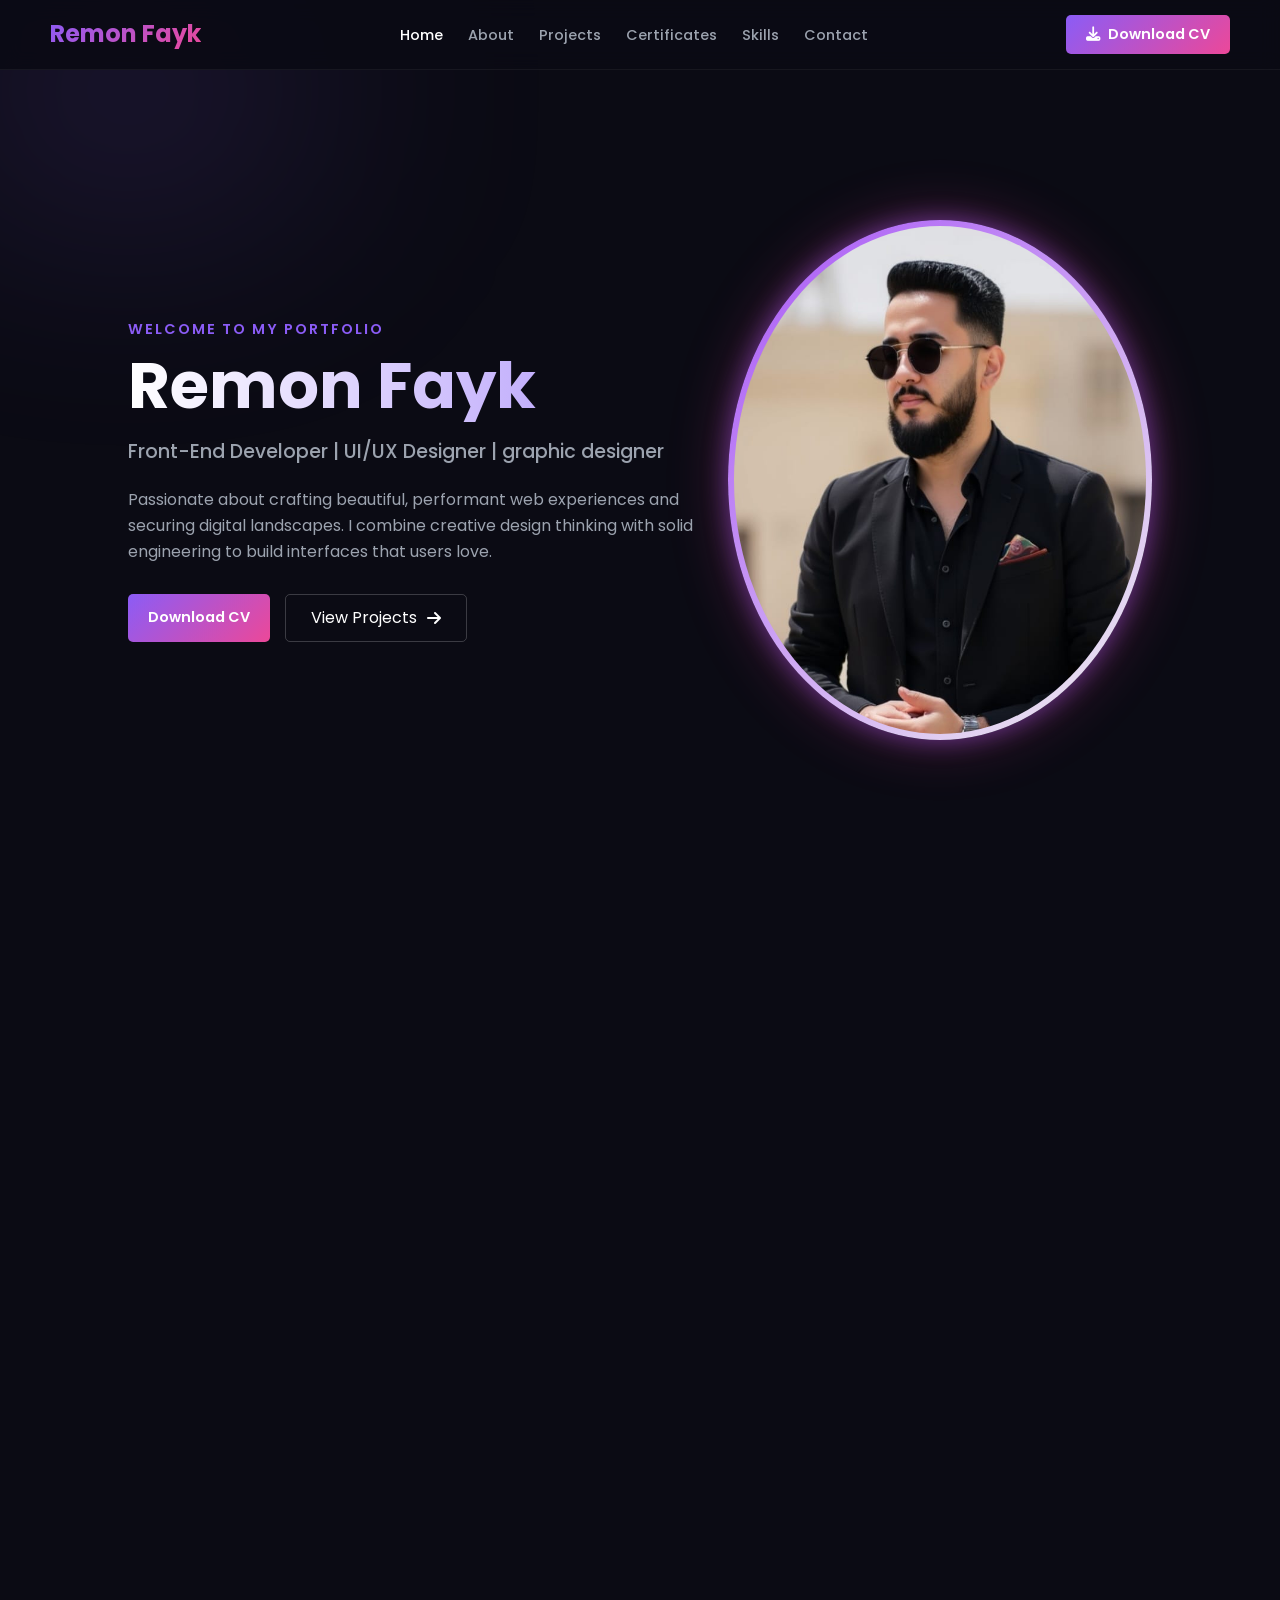
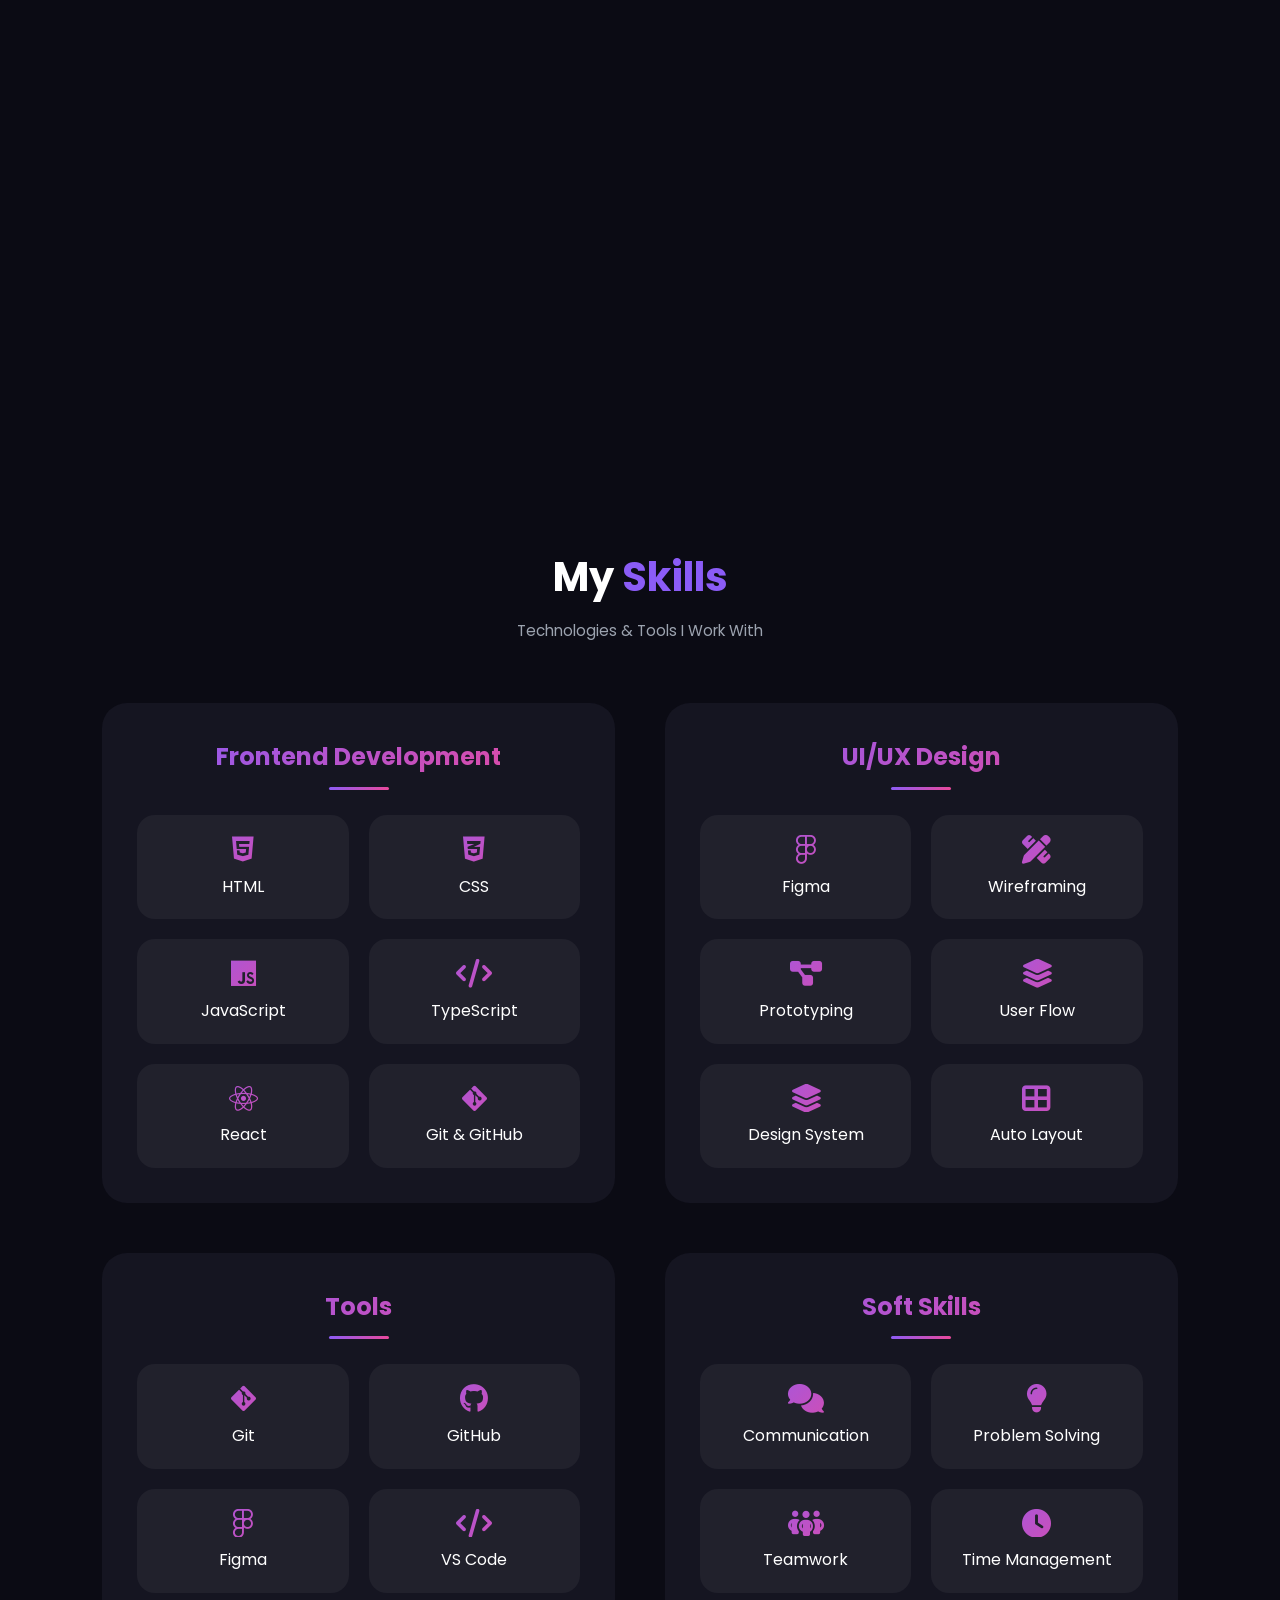
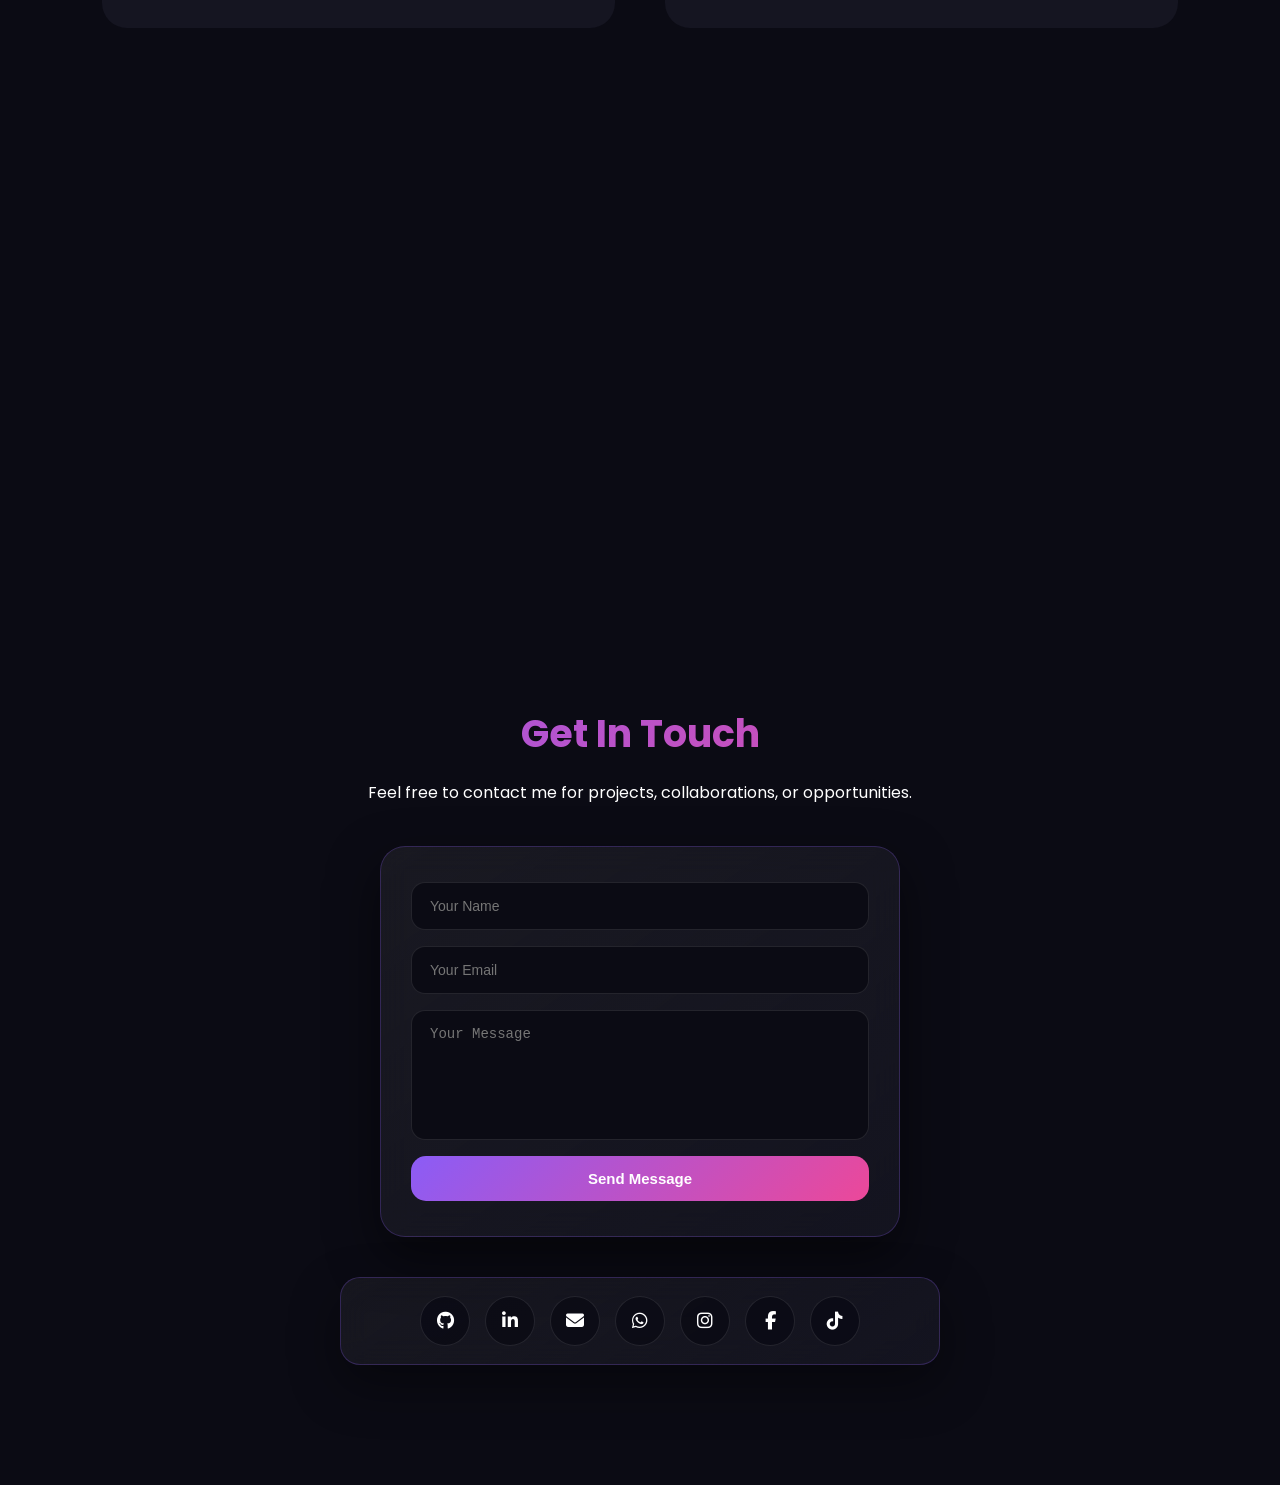
<file: index.html>
<!DOCTYPE html>
<html lang="en">
<head>
    <meta charset="UTF-8">
    <meta name="viewport" content="width=device-width, initial-scale=1.0">
    <title>Eng.Remon Fayk</title>
    <link rel="stylesheet" href="style.css">
    <link href="https://fonts.googleapis.com/css2?family=Poppins:wght@300;400;600;700&display=swap" rel="stylesheet">
    <link rel="stylesheet" href="https://cdnjs.cloudflare.com/ajax/libs/font-awesome/6.4.0/css/all.min.css">
    <link rel="stylesheet" href="https://cdnjs.cloudflare.com/ajax/libs/font-awesome/6.5.0/css/all.min.css">

</head>
<body>

    <header>
        <a href="index.html" class="logo">Remon Fayk</a>

        <nav>
         <ul>
    <li><a href="#home" class="active">Home</a></li>
    <li><a href="#about">About</a></li>
    <li><a href="#projects">Projects</a></li>
    <li><a href="#certificates">Certificates</a></li> 
    <li><a href="#skills">Skills</a></li>
    <li><a href="#contact">Contact</a></li>
</ul>
        </nav>
        <a href="img/cv.pdf" class="btn-cv"><i class="fas fa-download"></i> Download CV</a>
        <div class="hamburger">
            <i class="fas fa-bars"></i>
        </div>
    </header>



    <section id="home" class="hero">
        <div class="hero-content">
            <div class="hero-subtitle">WELCOME TO MY PORTFOLIO</div>
            <h1>Remon Fayk</h1>
            <div class="hero-roles">Front-End Developer | UI/UX Designer | graphic designer </div>
            <p class="hero-desc">Passionate about crafting beautiful, performant web experiences and securing digital landscapes. I combine creative design thinking with solid engineering to build interfaces that users love.</p>
            <div class="hero-buttons">
                <a href="img/cv.pdf" class="btn-cv">Download CV</a>
                <a href="#projects" class="btn-outline">View Projects <i class="fas fa-arrow-right"></i></a>
            </div>
        </div>
        <div class="hero-graphic">
  <img src="img/1.jpeg" alt="Remon Fayk">
</div>

    </section>

    <section id="about" class="container reveal">
        <div class="section-title">
            <h2>About <span>Me</span></h2>
                        <div class="about-stats">
                <div class="stats-row">
                    <div class="stat-box">
                        <h3>4+</h3>
                        <p>Years Learning</p>
                    </div>
                    <div class="stat-box">
                        <h3>30+</h3>
                        <p>Certificates</p>
                    </div>
                    <div class="stat-box">
                        <h3>15+</h3>
                        <p>Projects Completed</p>
                    </div>
                </div>
            </div>
        </div>
        <div class="about-grid">
            <div class="about-text">
                <p class="about-desc">
                    I'm a dedicated Front-End Developer with a strong foundation in web technologies and cybersecurity. My journey began with curiosity about how websites work, and evolved into a passion for creating secure, accessible, and visually stunning digital experiences.
                </p>
<div class="timeline-container">
    <div class="timeline">
        <div class="timeline-item">
            <span class="year">2020</span>
            <h4>Started Learning HTML, CSS & JavaScript</h4>
        </div>
        <div class="timeline-item">
            <span class="year">2022</span>
            <h4>Dove into Cybersecurity & Networking (CCNA)</h4>
        </div>
        <div class="timeline-item">
            <span class="year">2023</span>
            <h4>Mastered React, TypeScript & Modern JS</h4>
        </div>
        <div class="timeline-item">
            <span class="year">2024</span>
            <h4>Freelancing, UI/UX Design & Professional Programs</h4>
        </div>
        <div class="timeline-item">
            <span class="year">2025</span>
            <h4>Graduation Project: SigGuard (AI & Computer Vision)</h4>
        </div>
        <div class="timeline-item">
            <span class="year">2026</span>
            <h4>Graduated from EELU – Computer & Information Science</h4>
        </div>
    </div>
</div>
            </div>

        </div>
    </section>

    <section id="projects" class="container reveal">
        <div class="section-title">
            <h2>My <span>Projects</span></h2>
            <p class="section-subtitle">A collection of projects showcasing my skills in front-end development, design, and problem-solving.</p>
        </div>
        <div class="projects-grid">
            <div class="project-card">
                <div class="project-img"> <img src="img/prot.png" alt="Project Image"></div>
                <div class="project-content">
                    <h3>Portfolio Website</h3>
                    <p>A modern, responsive portfolio website built with React and Tailwind CSS featuring slick glassmorphism design.</p>
                    <div class="project-tags">
                        <span class="tag">Html5</span>
                        <span class="tag">CSS3</span>
                        <span class="tag">JS</span>
                    </div>
                    <div class="project-links">
                        <a href="https://faykremon7-tech.github.io/Portfolio/" class="btn-sm btn-live"><i class="fas fa-external-link-alt"></i> Live Demo</a>
                        <a href="https://github.com/faykremon7-tech/Portfolio" class="btn-sm btn-github"><i class="fab fa-github"></i> GitHub</a>
                    </div>
                </div>
            </div>
            <div class="project-card">
                <div class="project-img"> <img src="img/sig.png" alt="Project Image"></div>
                <div class="project-content">
                    <h3>SigGuard</h3>
                    <p>An AI-powered signature forgery detection system that verifies handwritten signatures using deep learning, feature extraction, and similarity matching to detect genuine and forged signatures with high accuracy..</p>
                    <div class="project-tags">
                        <span class="tag">React</span>
                        <span class="tag">Javascript</span>
                        <span class="tag">CSS3</span>
                    </div>
                    <div class="project-links">
                        <a href="#" class="btn-sm btn-live"><i class="fas fa-external-link-alt"></i> Live Demo</a>
                        <a href="#" class="btn-sm btn-github"><i class="fab fa-github"></i> GitHub</a>
                    </div>
                </div>
            </div>
            <div class="project-card">
                <div class="project-img"> <img src="img/Staff.png" alt="Project Image"></div>
                <div class="project-content">
                    <h3>Staffzone</h3>
                    <p>A hotel staff management system that simplifies employee scheduling, attendance tracking, task assignment, and workforce management through a modern and intuitive interface.</p>
                    <div class="project-tags">
                        <span class="tag">HTML</span>
                        <span class="tag">CSS</span>
                        <span class="tag">JavaScript</span>
                    </div>
                    <div class="project-links">
                        <a href="https://tech-tronic.github.io/StaffZoneFE/" class="btn-sm btn-live"><i class="fas fa-external-link-alt"></i> Live Demo</a>
                        <a href="https://github.com/Tech-Tronic/StaffZoneFE" class="btn-sm btn-github"><i class="fab fa-github"></i> GitHub</a>
                    </div>
                </div>
            </div>
            <div class="project-card">
                <div class="project-img"> <img src="img/RemoFit.png" alt="Project Image"></div>
                <div class="project-content">
                    <h3>RemoFit</h3>
                    <p>A smart fitness platform that provides personalized workout plans, calorie tracking, workout timers, weekly schedules, and step-by-step exercise guidance for a healthier lifestyle..</p>
                    <div class="project-tags">
                        <span class="tag">React</span>
                        <span class="tag">API</span>
                        <span class="tag">CSS3</span>
                    </div>
                    <div class="project-links">
                        <a href="#" class="btn-sm btn-live"><i class="fas fa-external-link-alt"></i> Live Demo</a>
                        <a href="#" class="btn-sm btn-github"><i class="fab fa-github"></i> GitHub</a>
                    </div>
                </div>
            </div>
        </div>




        
                    <p class="section-subtitle">..</p>
        </div>
        <div class="projects-grid">
            <div class="project-card">
                <div class="project-img"> <img src="img/TT.png" alt="Project Image"></div>
                <div class="project-content">
                    <h3>Portfolio Website</h3>
                    <p>A modern, responsive portfolio website built with React and Tailwind CSS featuring slick glassmorphism design.</p>
                    <div class="project-tags">
                        <span class="tag">React</span>
                        <span class="tag">TypeScript</span>
                        <span class="tag">Tailwind CSS</span>
                    </div>
                    <div class="project-links">
                        <a href="#" class="btn-sm btn-live"><i class="fas fa-external-link-alt"></i> Live Demo</a>
                        <a href="#" class="btn-sm btn-github"><i class="fab fa-github"></i> GitHub</a>
                    </div>
                </div>
            </div>
            <div class="project-card">
                <div class="project-img"><i class="fas fa-shopping-cart"></i></div>
                <div class="project-content">
                    <h3>E-Commerce Dashboard</h3>
                    <p>An interactive admin dashboard for managing products, orders, and analytics with real-time data visualization.</p>
                    <div class="project-tags">
                        <span class="tag">React</span>
                        <span class="tag">Javascript</span>
                        <span class="tag">CSS3</span>
                    </div>
                    <div class="project-links">
                        <a href="#" class="btn-sm btn-live"><i class="fas fa-external-link-alt"></i> Live Demo</a>
                        <a href="#" class="btn-sm btn-github"><i class="fab fa-github"></i> GitHub</a>
                    </div>
                </div>
            </div>
            <div class="project-card">
                <div class="project-img"><i class="fas fa-tasks"></i></div>
                <div class="project-content">
                    <h3>Task Management App</h3>
                    <p>A clean and intuitive task manager with drag-and-drop functionality, categories, and progress tracking.</p>
                    <div class="project-tags">
                        <span class="tag">HTML</span>
                        <span class="tag">CSS</span>
                        <span class="tag">JavaScript</span>
                    </div>
                    <div class="project-links">
                        <a href="#" class="btn-sm btn-live"><i class="fas fa-external-link-alt"></i> Live Demo</a>
                        <a href="#" class="btn-sm btn-github"><i class="fab fa-github"></i> GitHub</a>
                    </div>
                </div>
            </div>
            <div class="project-card">
                <div class="project-img"><i class="fas fa-cloud-sun"></i></div>
                <div class="project-content">
                    <h3>Weather Application</h3>
                    <p>Weather forecast app with location-based search, 7-day forecast, and dynamic backgrounds.</p>
                    <div class="project-tags">
                        <span class="tag">React</span>
                        <span class="tag">API</span>
                        <span class="tag">CSS3</span>
                    </div>
                    <div class="project-links">
                        <a href="#" class="btn-sm btn-live"><i class="fas fa-external-link-alt"></i> Live Demo</a>
                        <a href="#" class="btn-sm btn-github"><i class="fab fa-github"></i> GitHub</a>
                    </div>
                </div>
            </div>
        </div>
        
    </section>

<section id="certificates" class="container reveal">
    <div class="section-title">
        <h2>Certificate <span>Categories</span></h2>
        <p class="section-subtitle">Explore my professional certificates organized by specialization.</p>
    </div>
    <div class="cert-grid">
        <a href="frontend-track.html" class="cert-card">
            <i class="fas fa-code cert-icon"></i>
            <h4>Web Front-End</h4>
            <p>HTML, CSS, JS, React & Modern web dev certificates.</p>
        </a>

        <a href="cyber-track.html" class="cert-card">
            <i class="fas fa-shield-alt cert-icon"></i>
            <h4>Cybersecurity</h4>
            <p>Networking, Ethical Hacking, CCNA, and cloud security.</p>
        </a>

        <a href="freelancing-track.html" class="cert-card">
            <i class="fas fa-briefcase cert-icon"></i>
            <h4>Freelancing</h4>
            <p>Professional freelancing training and business development.</p>
        </a>

        <a href="it-track.html" class="cert-card">
            <i class="fas fa-chalkboard-teacher cert-icon"></i>
            <h4>IT Trainings</h4>
            <p>IT specialist certifications and device management.</p>
        </a>

        <a href="uiux-track.html" class="cert-card">
            <i class="fas fa-pencil-ruler cert-icon"></i>
            <h4>UI/UX Design</h4>
            <p>User interface and experience design certificates.</p>
        </a>
    </div>
</section>
<section id="skills" class="skills-section">

    <div class="section-title">
        <h2>My <span>Skills</span></h2>
        <p class="section-subtitle">Technologies & Tools I Work With</p>
    </div>

    <div class="skills-wrapper">

        <!-- Frontend -->
        <div class="skill-frame">
            <h3>Frontend Development</h3>
            <div class="skills-grid">
                <div class="skill-card"><i class="fa-brands fa-html5"></i> HTML</div>
                <div class="skill-card"><i class="fa-brands fa-css3-alt"></i> CSS</div>
                <div class="skill-card"><i class="fa-brands fa-js"></i> JavaScript</div>
                <div class="skill-card"><i class="fa-solid fa-code"></i> TypeScript</div>
                <div class="skill-card"><i class="fa-brands fa-react"></i> React</div>
                <div class="skill-card"><i class="fa-brands fa-git-alt"></i> Git & GitHub</div>
            </div>
        </div>

<!-- UI/UX Design -->
<div class="skill-frame">
    <h3>UI/UX Design</h3>
    <div class="skills-grid">
        <div class="skill-card"><i class="fa-brands fa-figma"></i> Figma</div>
        <div class="skill-card"><i class="fa-solid fa-pen-ruler"></i> Wireframing</div>
        <div class="skill-card"><i class="fa-solid fa-diagram-project"></i> Prototyping</div>
        <div class="skill-card"><i class="fa-solid fa-layer-group"></i> User Flow</div>
        <div class="skill-card"><i class="fa-solid fa-layer-group"></i> Design System</div>
        <div class="skill-card"><i class="fa-solid fa-table-cells-large"></i> Auto Layout</div>
    </div>
</div>

        <!-- Tools -->
<div class="skill-frame">
    <h3>Tools</h3>
    <div class="skills-grid">
        <div class="skill-card"><i class="fa-brands fa-git-alt"></i> Git</div>
        <div class="skill-card"><i class="fa-brands fa-github"></i> GitHub</div>
        <div class="skill-card"><i class="fa-brands fa-figma"></i> Figma</div>
        <div class="skill-card"><i class="fa-solid fa-code"></i> VS Code</div>
    </div>
</div>


        <!-- Soft Skills -->
<div class="skill-frame">
    <h3>Soft Skills</h3>
    <div class="skills-grid">
        <div class="skill-card"><i class="fa-solid fa-comments"></i> Communication</div>
        <div class="skill-card"><i class="fa-solid fa-lightbulb"></i> Problem Solving</div>
        <div class="skill-card"><i class="fa-solid fa-people-group"></i> Teamwork</div>
        <div class="skill-card"><i class="fa-solid fa-clock"></i> Time Management</div>
    </div>
</div>


    </div>
</section>


    <section class="container reveal">
        <div class="section-title">
            <h2>Technologies</h2>
            <p class="section-subtitle">Tools and technologies I work with daily.</p>
        </div>
        <div class="tech-icons">
            <i class="fab fa-html5"></i>
            <i class="fab fa-css3-alt"></i>
            <i class="fab fa-js"></i>
            <i class="fab fa-react"></i>
            <i class="fab fa-bootstrap"></i>
            <i class="fab fa-git-alt"></i>
            <i class="fab fa-github"></i>
            <i class="fab fa-figma"></i>
            <i class="fab fa-linux" title="Linux"></i>
            
            
        </div>
    </section>

<!-- Contact Section -->
<section id="contact">

    <div class="contact-header">
        <h2>Get In Touch</h2>
        <p>Feel free to contact me for projects, collaborations, or opportunities.</p>
    </div>

    <div class="contact-container">

        <!-- Contact Form -->
        <form class="contact-form">
            <input type="text" placeholder="Your Name" required>

            <input type="email" placeholder="Your Email" required>

            <textarea placeholder="Your Message" rows="6"></textarea>

            <button class="btn">Send Message</button>


            
        </form>


        <!-- Social Media -->
        <div class="social-bar">

            <a href="https://github.com/faykremon7-tech" 
               target="_blank" 
               class="social github"
               title="GitHub">
                <i class="fab fa-github"></i>
            </a>


            <a href="https://www.linkedin.com/in/remon-fayk-54a89a254" 
               target="_blank"
               class="social linkedin"
               title="LinkedIn">
                <i class="fab fa-linkedin-in"></i>
            </a>


            <a href="mailto:faykremon7@gmail.com" 
               class="social email"
               title="Email">
                <i class="fas fa-envelope"></i>
            </a>


            <a href="https://wa.me/201210079733" 
               target="_blank"
               class="social whatsapp"
               title="WhatsApp">
                <i class="fab fa-whatsapp"></i>
            </a>


            <a href="https://www.instagram.com/remonfayk_16" 
               target="_blank"
               class="social instagram"
               title="Instagram">
                <i class="fab fa-instagram"></i>
            </a>


            <a href="https://www.facebook.com/share/1FX8v3B38g/" 
               target="_blank"
               class="social facebook"
               title="Facebook">
                <i class="fab fa-facebook-f"></i>
            </a>


            <a href="https://www.tiktok.com/@remonfayk7" 
               target="_blank"
               class="social tiktok"
               title="TikTok">
                <i class="fab fa-tiktok"></i>
            </a>

        </div>

    </div>

</section>
    <script src="script.js"></script>
</body>
</html>
</file>
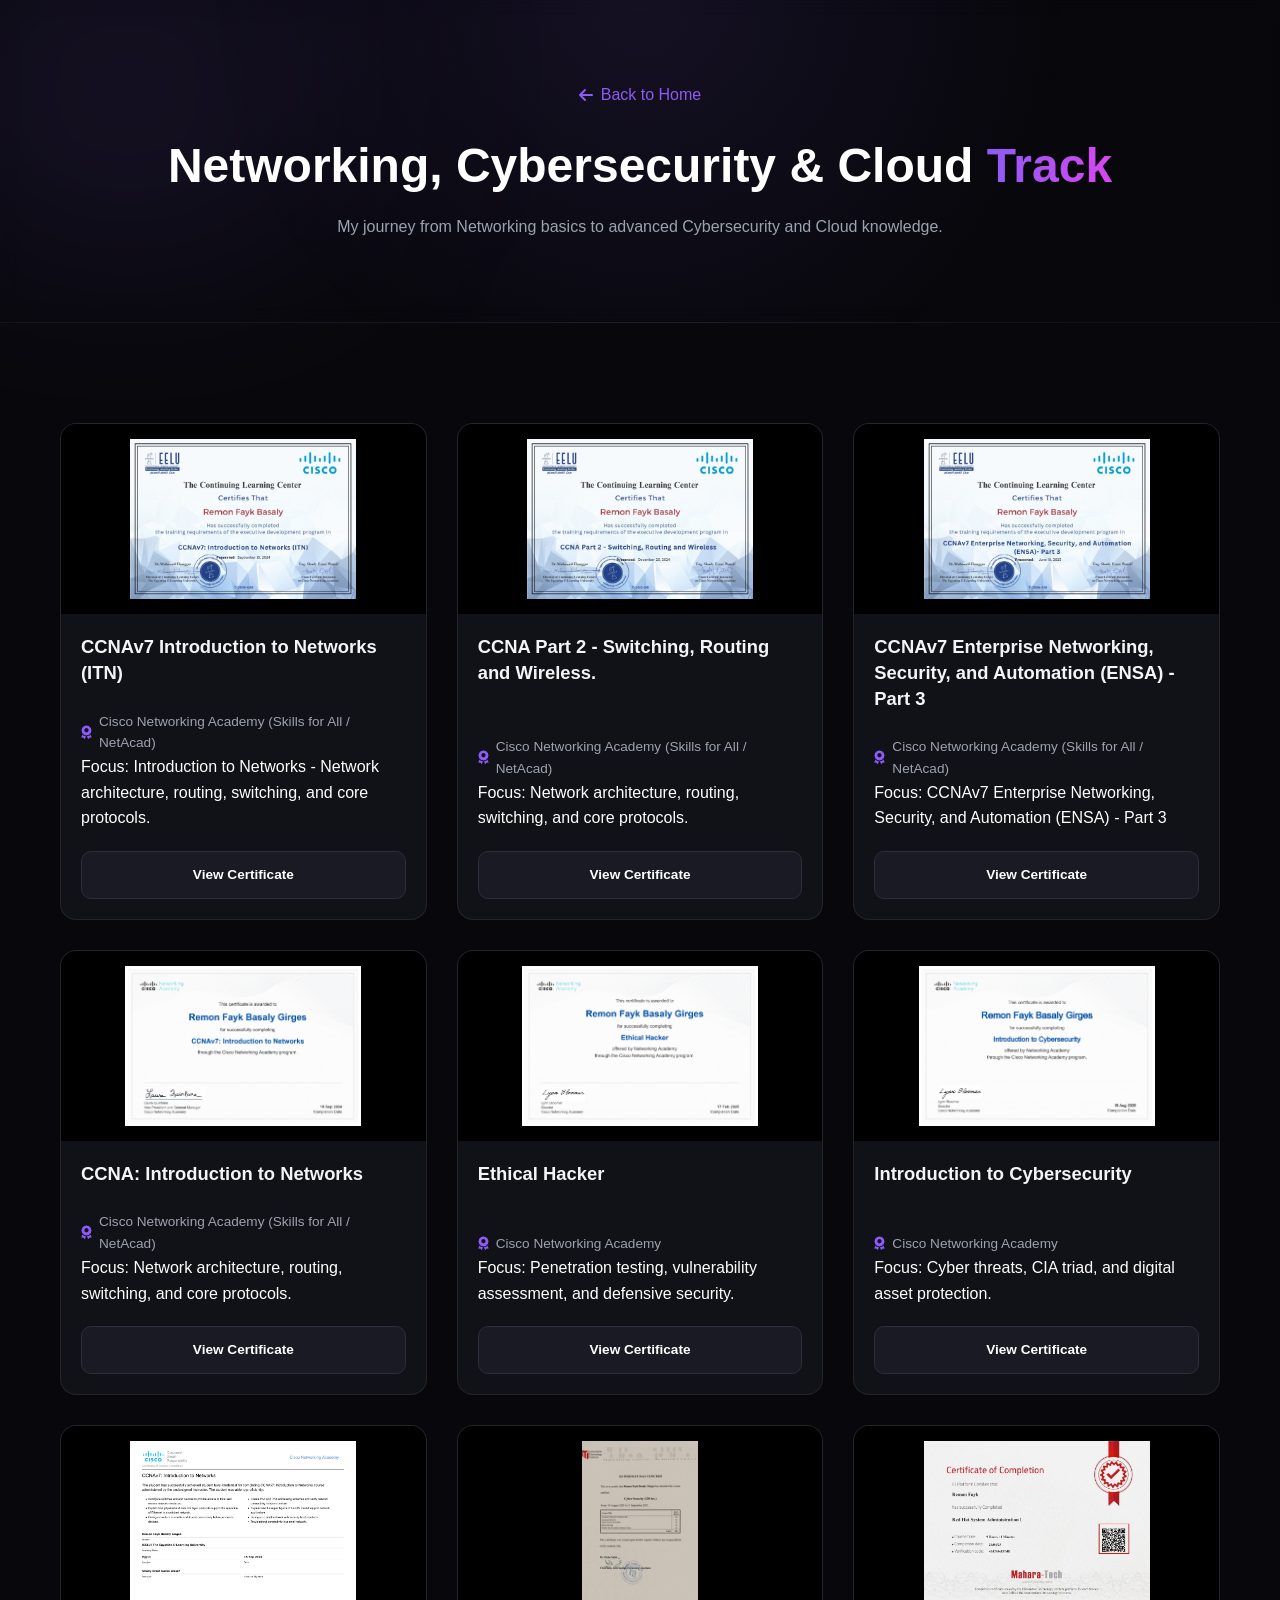
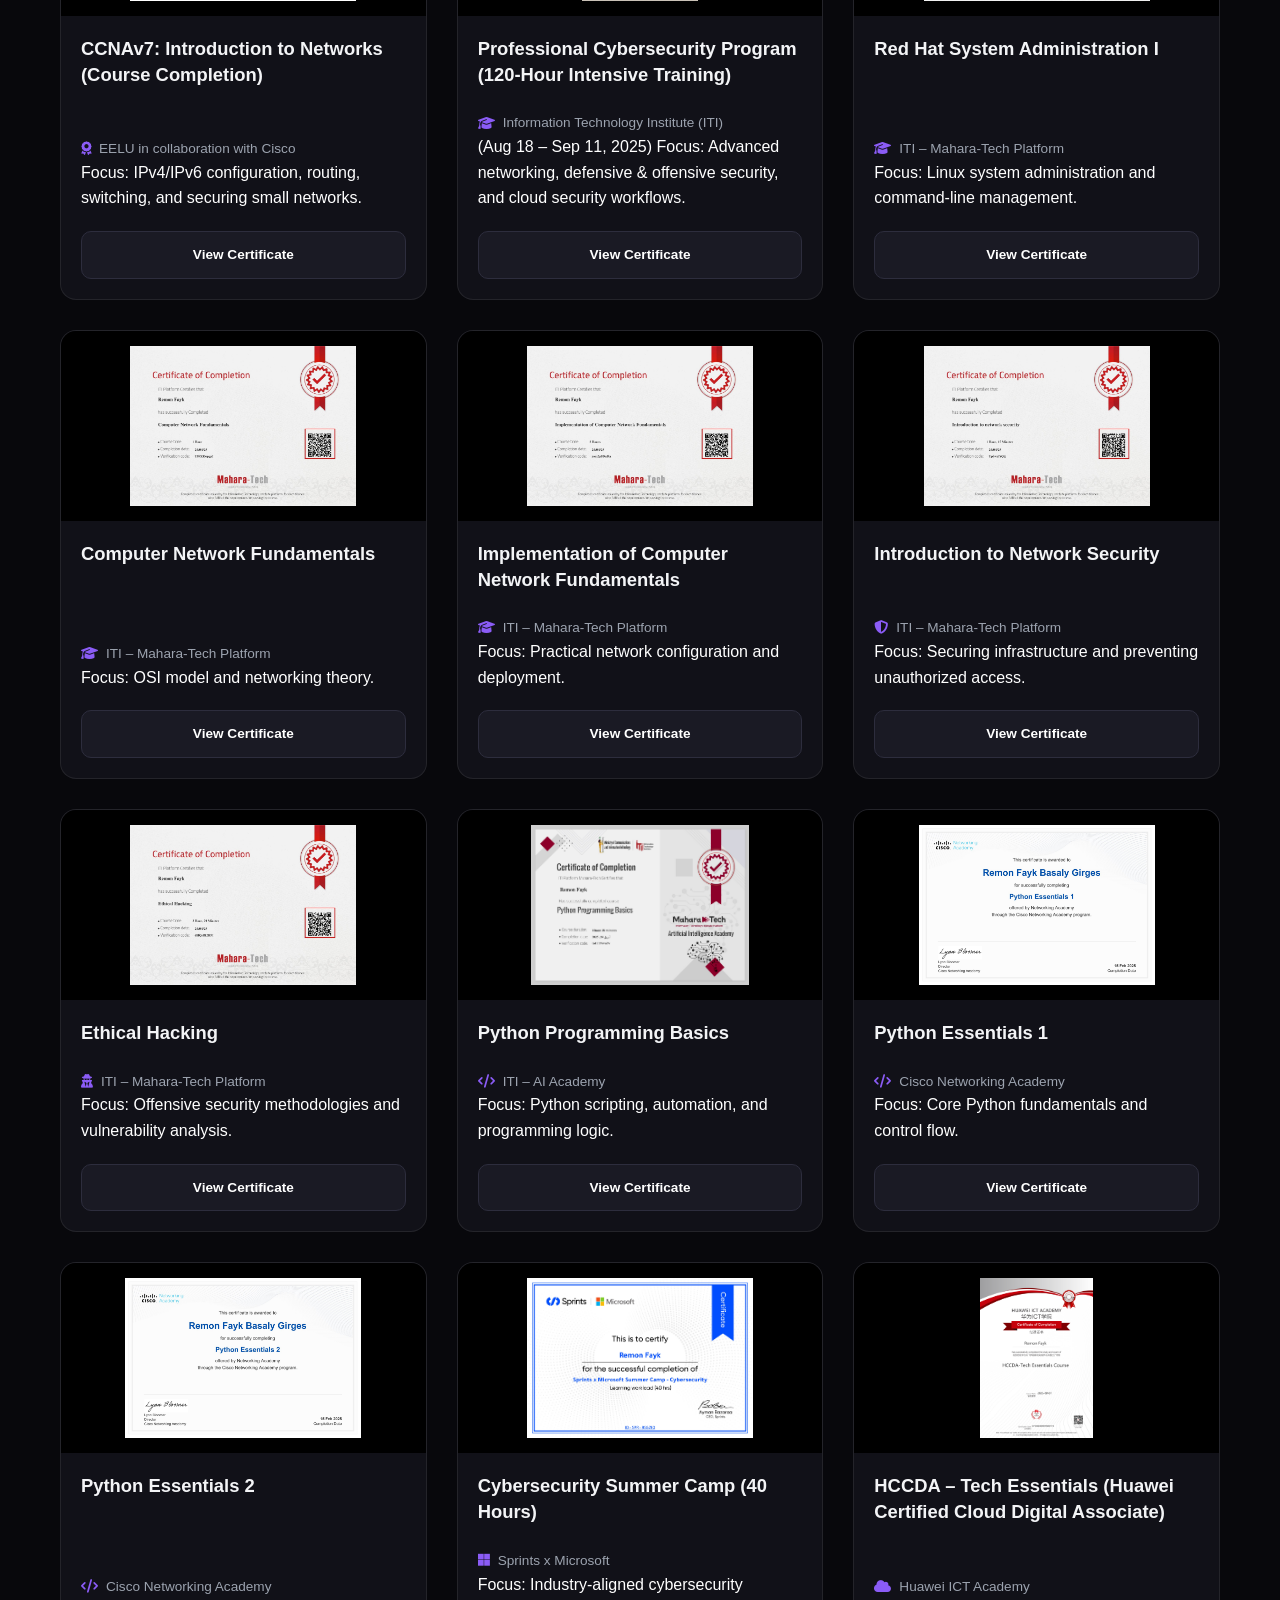
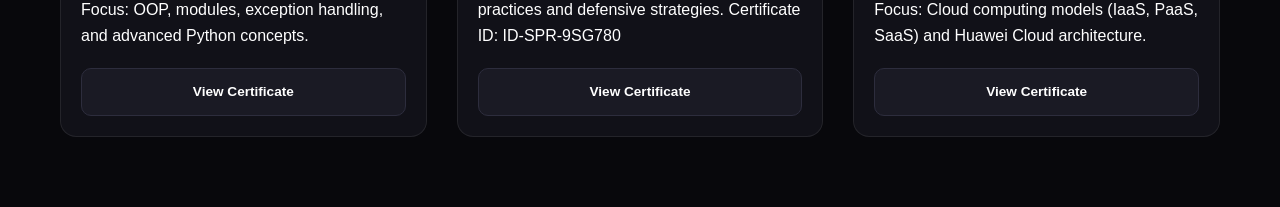
<file: cyber-track.html>
<!DOCTYPE html>
<html lang="en">
<head>
    <meta charset="UTF-8">
    <meta name="viewport" content="width=device-width, initial-scale=1.0">
    <title>Networking, Cybersecurity & Cloud Track - Remon Fayk</title>
    <link rel="stylesheet" href="style.css">
    <link rel="stylesheet" href="https://cdnjs.cloudflare.com/ajax/libs/font-awesome/6.4.0/css/all.min.css">
</head>
<body class="track-body">

    <header class="track-header">
        <div class="container">
            <a href="index.html" class="back-btn"><i class="fas fa-arrow-left"></i> Back to Home</a>
            <h1 style="font-size: 3rem; margin: 0;">Networking, Cybersecurity & Cloud <span class="neon-text">Track</span></h1>
            <p style="color: #9ca3af; margin-top: 10px;">My journey from Networking basics to advanced Cybersecurity and Cloud knowledge.</p>
        </div>
    </header>

    <main class="track-grid">

        <div class="track-card">
            <div class="track-card-img"><img src="Certificate Categories/secu/Cisco Certificates/ccna/CCNAv7 Introduction to Networks (ITN).jpg" alt="CCNA Intro"></div>
            <div class="track-card-content">
                <h3>CCNAv7 Introduction to Networks (ITN)</h3>
                <div class="track-card-issuer"><i class="fas fa-award"></i><span>Cisco Networking Academy (Skills for All / NetAcad)</span></div>
                <p>Focus: Introduction to Networks - Network architecture, routing, switching, and core protocols.</p>
                <a href="Certificate Categories/secu/Cisco Certificates/ccna/CCNAv7 Introduction to Networks (ITN).jpg" class="track-view-btn">View Certificate</a>
            </div>
        </div>
<div class="track-card">
            <div class="track-card-img"><img src="Certificate Categories/secu/Cisco Certificates/ccna/CCNA Part 2 - Switching, Routing and Wireless..jpg" alt="CCNA Intro"></div>
            <div class="track-card-content">
                <h3>CCNA Part 2 - Switching, Routing and Wireless.</h3>
                <div class="track-card-issuer"><i class="fas fa-award"></i><span>Cisco Networking Academy (Skills for All / NetAcad)</span></div>
                <p>Focus: Network architecture, routing, switching, and core protocols.</p>
                <a href="Certificate Categories/secu/Cisco Certificates/ccna/CCNA Part 2 - Switching, Routing and Wireless..jpg" class="track-view-btn">View Certificate</a>
            </div>
        </div>
<div class="track-card">
            <div class="track-card-img"><img src="Certificate Categories/secu/Cisco Certificates/ccna/CCNAv7 Enterprise Networking, Security, and Automation (ENSA) - Part 3.jpg" alt="CCNA Intro"></div>
            <div class="track-card-content">
                <h3>CCNAv7 Enterprise Networking, Security, and Automation (ENSA) - Part 3</h3>
                <div class="track-card-issuer"><i class="fas fa-award"></i><span>Cisco Networking Academy (Skills for All / NetAcad)</span></div>
                <p>Focus: CCNAv7 Enterprise Networking, Security, and Automation (ENSA) - Part 3</p>
                <a href="Certificate Categories/secu/Cisco Certificates/ccna/CCNAv7 Enterprise Networking, Security, and Automation (ENSA) - Part 3.jpg" class="track-view-btn">View Certificate</a>
            </div>
        </div>


        <div class="track-card">
            <div class="track-card-img"><img src="Certificate Categories/secu/Cisco Certificates/Certificate img/CCNAv7 Introduction to Networks_page-0001.jpg" alt="CCNA Intro"></div>
            <div class="track-card-content">
                <h3>CCNA: Introduction to Networks</h3>
                <div class="track-card-issuer"><i class="fas fa-award"></i><span>Cisco Networking Academy (Skills for All / NetAcad)</span></div>
                <p>Focus: Network architecture, routing, switching, and core protocols.</p>
                <a href="Certificate Categories/secu/Cisco Certificates/CCNAv7 Introduction to Networks.pdf" class="track-view-btn">View Certificate</a>
            </div>
        </div>

        <div class="track-card">
            <div class="track-card-img"><img src="Certificate Categories/secu/Cisco Certificates/Certificate img/Ethical Hacker_page-0001.jpg" alt="Ethical Hacker"></div>
            <div class="track-card-content">
                <h3>Ethical Hacker</h3>
                <div class="track-card-issuer"><i class="fas fa-award"></i><span>Cisco Networking Academy</span></div>
                <p>Focus: Penetration testing, vulnerability assessment, and defensive security.</p>
                <a href="Certificate Categories/secu/Cisco Certificates/Ethical Hacker.pdf" class="track-view-btn">View Certificate</a>
            </div>
        </div>


        <div class="track-card">
            <div class="track-card-img"><img src="Certificate Categories/secu/Cisco Certificates/Certificate img/Introduction to Cybersecurity_page-0001.jpg" alt="Introduction to Cybersecurity"></div>
            <div class="track-card-content">
                <h3>Introduction to Cybersecurity</h3>
                <div class="track-card-issuer"><i class="fas fa-award"></i><span>Cisco Networking Academy</span></div>
                <p>Focus: Cyber threats, CIA triad, and digital asset protection.</p>
                <a href="Certificate Categories/secu/Cisco Certificates/Introduction to Cybersecurity.pdf" class="track-view-btn">View Certificate</a>
            </div>
        </div>

        <div class="track-card">
            <div class="track-card-img"><img src="Certificate Categories/secu/Cisco Certificates/Certificate img/RemonFayk Basaly Girg-CCNAv7 Introduct-certificate-1/0.jpg" alt="CCNAv7 Intro"></div>
            <div class="track-card-content">
                <h3>CCNAv7: Introduction to Networks (Course Completion)</h3>
                <div class="track-card-issuer"><i class="fas fa-award"></i><span>EELU in collaboration with Cisco</span></div>
                <p>Focus: IPv4/IPv6 configuration, routing, switching, and securing small networks.</p>
                <a href="Certificate Categories/secu/Cisco Certificates/Certificate img/RemonFayk Basaly Girg-CCNAv7 Introduct-certificate-1/0.jpg" class="track-view-btn">View Certificate</a>
            </div>
        </div>


        <div class="track-card">
            <div class="track-card-img"><img src="Certificate Categories/secu/iti/Picsart_25-10-09_17-05-33-953.jpg" alt="Professional Cybersecurity Program"></div>
            <div class="track-card-content">
                <h3>Professional Cybersecurity Program (120-Hour Intensive Training)</h3>
                <div class="track-card-issuer"><i class="fas fa-graduation-cap"></i><span>Information Technology Institute (ITI)</span></div>
                <p>(Aug 18 – Sep 11, 2025) Focus: Advanced networking, defensive & offensive security, and cloud security workflows.</p>
                <a href="Certificate Categories/secu/iti/Picsart_25-10-09_17-05-33-953.jpg" class="track-view-btn">View Certificate</a>
            </div>
        </div>

        <!-- باقي الشهادات بنفس النظام -->
        <!-- Red Hat System Administration I -->
        <div class="track-card">
            <div class="track-card-img"><img src="Certificate Categories/secu/mahara_tech/m/6/0.jpg" alt="Red Hat SysAdmin I"></div>
            <div class="track-card-content">
                <h3>Red Hat System Administration I</h3>
                <div class="track-card-issuer"><i class="fas fa-graduation-cap"></i><span>ITI – Mahara-Tech Platform</span></div>
                <p>Focus: Linux system administration and command-line management.</p>
                <a href="Certificate Categories/secu/mahara_tech/New folder/6.pdf" class="track-view-btn">View Certificate</a>
            </div>
        </div>

        <!-- Computer Network Fundamentals -->
        <div class="track-card">
            <div class="track-card-img"><img src="Certificate Categories/secu/mahara_tech/m/1/0.jpg" alt="Computer Network Fundamentals"></div>
            <div class="track-card-content">
                <h3>Computer Network Fundamentals</h3>
                <div class="track-card-issuer"><i class="fas fa-graduation-cap"></i><span>ITI – Mahara-Tech Platform</span></div>
                <p>Focus: OSI model and networking theory.</p>
                <a href="Certificate Categories/secu/mahara_tech/New folder/1.pdf" class="track-view-btn">View Certificate</a>
            </div>
        </div>

        <!-- Implementation of Computer Network Fundamentals -->
        <div class="track-card">
            <div class="track-card-img"><img src="Certificate Categories/secu/mahara_tech/m/5/0.jpg" alt="Implementation of Computer Network Fundamentals"></div>
            <div class="track-card-content">
                <h3>Implementation of Computer Network Fundamentals</h3>
                <div class="track-card-issuer"><i class="fas fa-graduation-cap"></i><span>ITI – Mahara-Tech Platform</span></div>
                <p>Focus: Practical network configuration and deployment.</p>
                <a href="Certificate Categories/secu/mahara_tech/New folder/5.pdf" class="track-view-btn">View Certificate</a>
            </div>
        </div>

        <!-- Introduction to Network Security -->
        <div class="track-card">
            <div class="track-card-img"><img src="Certificate Categories/secu/mahara_tech/m/2/0.jpg" alt="Introduction to Network Security"></div>
            <div class="track-card-content">
                <h3>Introduction to Network Security</h3>
                <div class="track-card-issuer"><i class="fas fa-shield-alt"></i><span>ITI – Mahara-Tech Platform</span></div>
                <p>Focus: Securing infrastructure and preventing unauthorized access.</p>
                <a href="Certificate Categories/secu/mahara_tech/New folder/2.pdf" class="track-view-btn">View Certificate</a>
            </div>
        </div>

        <!-- Ethical Hacking -->
        <div class="track-card">
            <div class="track-card-img"><img src="Certificate Categories/secu/mahara_tech/m/3/0.jpg" alt="Ethical Hacking ITI"></div>
            <div class="track-card-content">
                <h3>Ethical Hacking</h3>
                <div class="track-card-issuer"><i class="fas fa-user-secret"></i><span>ITI – Mahara-Tech Platform</span></div>
                <p>Focus: Offensive security methodologies and vulnerability analysis.</p>
                <a href="Certificate Categories/secu/mahara_tech/New folder/3.pdf" class="track-view-btn">View Certificate</a>
            </div>
        </div>

        <!-- Python Programming Basics -->
        <div class="track-card">
            <div class="track-card-img"><img src="Certificate Categories/secu/mahara_tech/m/4/0.jpg" alt="Python Basics"></div>
            <div class="track-card-content">
                <h3>Python Programming Basics</h3>
                <div class="track-card-issuer"><i class="fas fa-code"></i><span>ITI – AI Academy</span></div>
                <p>Focus: Python scripting, automation, and programming logic.</p>
                <a href="Certificate Categories/secu/mahara_tech/New folder/4.pdf" class="track-view-btn">View Certificate</a>
            </div>
        </div>

        <!-- Python Essentials 1 -->
        <div class="track-card">
            <div class="track-card-img"><img src="Certificate Categories/secu/Cisco Certificates/Certificate img/Python Essentials 1/0.jpg" alt="Python Essentials 1"></div>
            <div class="track-card-content">
                <h3>Python Essentials 1</h3>
                <div class="track-card-issuer"><i class="fas fa-code"></i><span>Cisco Networking Academy</span></div>
                <p>Focus: Core Python fundamentals and control flow.</p>
                <a href="Certificate Categories/secu/Cisco Certificates/Python Essentials 1.pdf" class="track-view-btn">View Certificate</a>
            </div>
        </div>

        <!-- Python Essentials 2 -->
        <div class="track-card">
            <div class="track-card-img"><img src="Certificate Categories/secu/Cisco Certificates/Certificate img/Python Essentials 2/0.jpg" alt="Python Essentials 2"></div>
            <div class="track-card-content">
                <h3>Python Essentials 2</h3>
                <div class="track-card-issuer"><i class="fas fa-code"></i><span>Cisco Networking Academy</span></div>
                <p>Focus: OOP, modules, exception handling, and advanced Python concepts.</p>
                <a href="Certificate Categories/secu/Cisco Certificates/Python Essentials 2.pdf" class="track-view-btn">View Certificate</a>
            </div>
        </div>

        <!-- Cybersecurity Summer Camp -->
        <div class="track-card">
            <div class="track-card-img"><img src="Certificate Categories/secu/Sprints&microsoft/downloaded/0.jpg" alt="Cybersecurity Summer Camp"></div>
            <div class="track-card-content">
                <h3>Cybersecurity Summer Camp (40 Hours)</h3>
                <div class="track-card-issuer"><i class="fab fa-microsoft"></i><span>Sprints x Microsoft</span></div>
                <p>Focus: Industry-aligned cybersecurity practices and defensive strategies. Certificate ID: ID-SPR-9SG780</p>
                <a href="Certificate Categories/secu/Sprints&microsoft/downloaded.pdf" class="track-view-btn">View Certificate</a>
            </div>
        </div>



        <!-- HCCDA – Tech Essentials -->
        <div class="track-card">
            <div class="track-card-img"><img src="Certificate Categories/secu/Remon Fayk.png" alt="HCCDA Tech Essentials"></div>
            <div class="track-card-content">
                <h3>HCCDA – Tech Essentials (Huawei Certified Cloud Digital Associate)</h3>
                <div class="track-card-issuer"><i class="fas fa-cloud"></i><span>Huawei ICT Academy</span></div>
                <p>Focus: Cloud computing models (IaaS, PaaS, SaaS) and Huawei Cloud architecture.</p>
                <a href="Certificate Categories/secu/Remon Fayk.png" class="track-view-btn">View Certificate</a>
            </div>
        </div>

    </main>


</body>
</html>
</file>
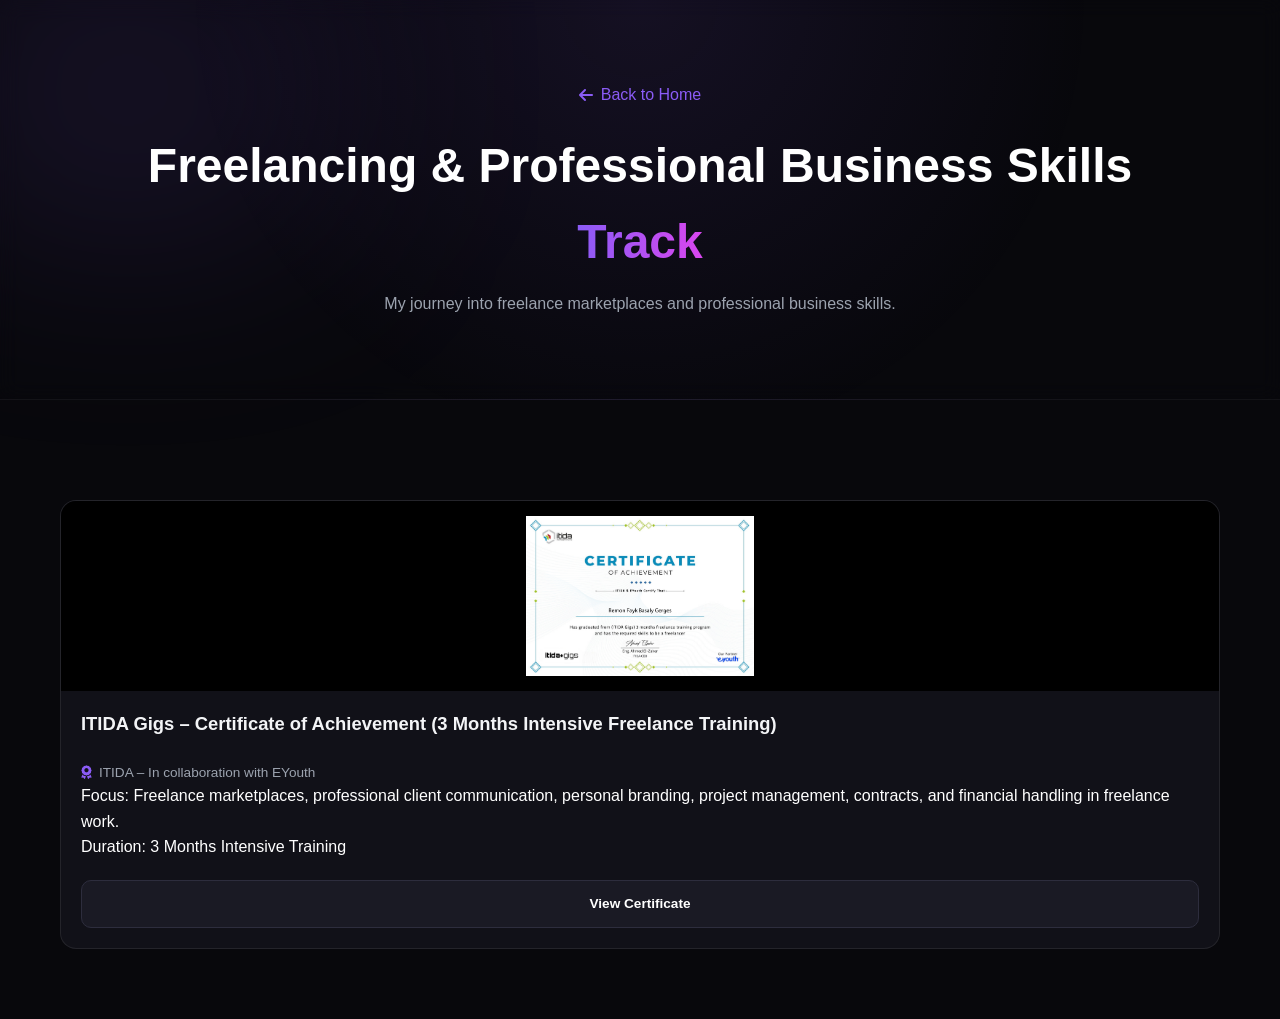
<file: freelancing-track.html>
<!DOCTYPE html>
<html lang="en">
<head>
    <meta charset="UTF-8">
    <meta name="viewport" content="width=device-width, initial-scale=1.0">
    <title>Freelancing & Professional Business Skills - Remon Fayk</title>
    <link rel="stylesheet" href="style.css">
    <link rel="stylesheet" href="https://cdnjs.cloudflare.com/ajax/libs/font-awesome/6.4.0/css/all.min.css">
</head>
<body class="track-body">

    <header class="track-header">
        <div class="container">
            <a href="index.html" class="back-btn"><i class="fas fa-arrow-left"></i> Back to Home</a>
            <h1 style="font-size: 3rem; margin: 0;">Freelancing & Professional Business Skills <span class="neon-text">Track</span></h1>
            <p style="color: #9ca3af; margin-top: 10px;">My journey into freelance marketplaces and professional business skills.</p>
        </div>
    </header>

    <main class="track-grid">

        <!-- ITIDA Gigs – Certificate of Achievement -->
        <div class="track-card">
            <div class="track-card-img"><img src="Certificate Categories/freelancer/Remon Fayk Basaly Gerges.jpg" alt="ITIDA Gigs Certificate"></div>
            <div class="track-card-content">
                <h3>ITIDA Gigs – Certificate of Achievement (3 Months Intensive Freelance Training)</h3>
                <div class="track-card-issuer"><i class="fas fa-award"></i><span>ITIDA – In collaboration with EYouth</span></div>
                <p>Focus: Freelance marketplaces, professional client communication, personal branding, project management, contracts, and financial handling in freelance work.</p>
                <p>Duration: 3 Months Intensive Training</p>
                <a href="Certificate Categories/freelancer/Remon Fayk Basaly Gerges.jpg" class="track-view-btn">View Certificate</a>
            </div>
        </div>

    </main>


</body>
</html>
</file>
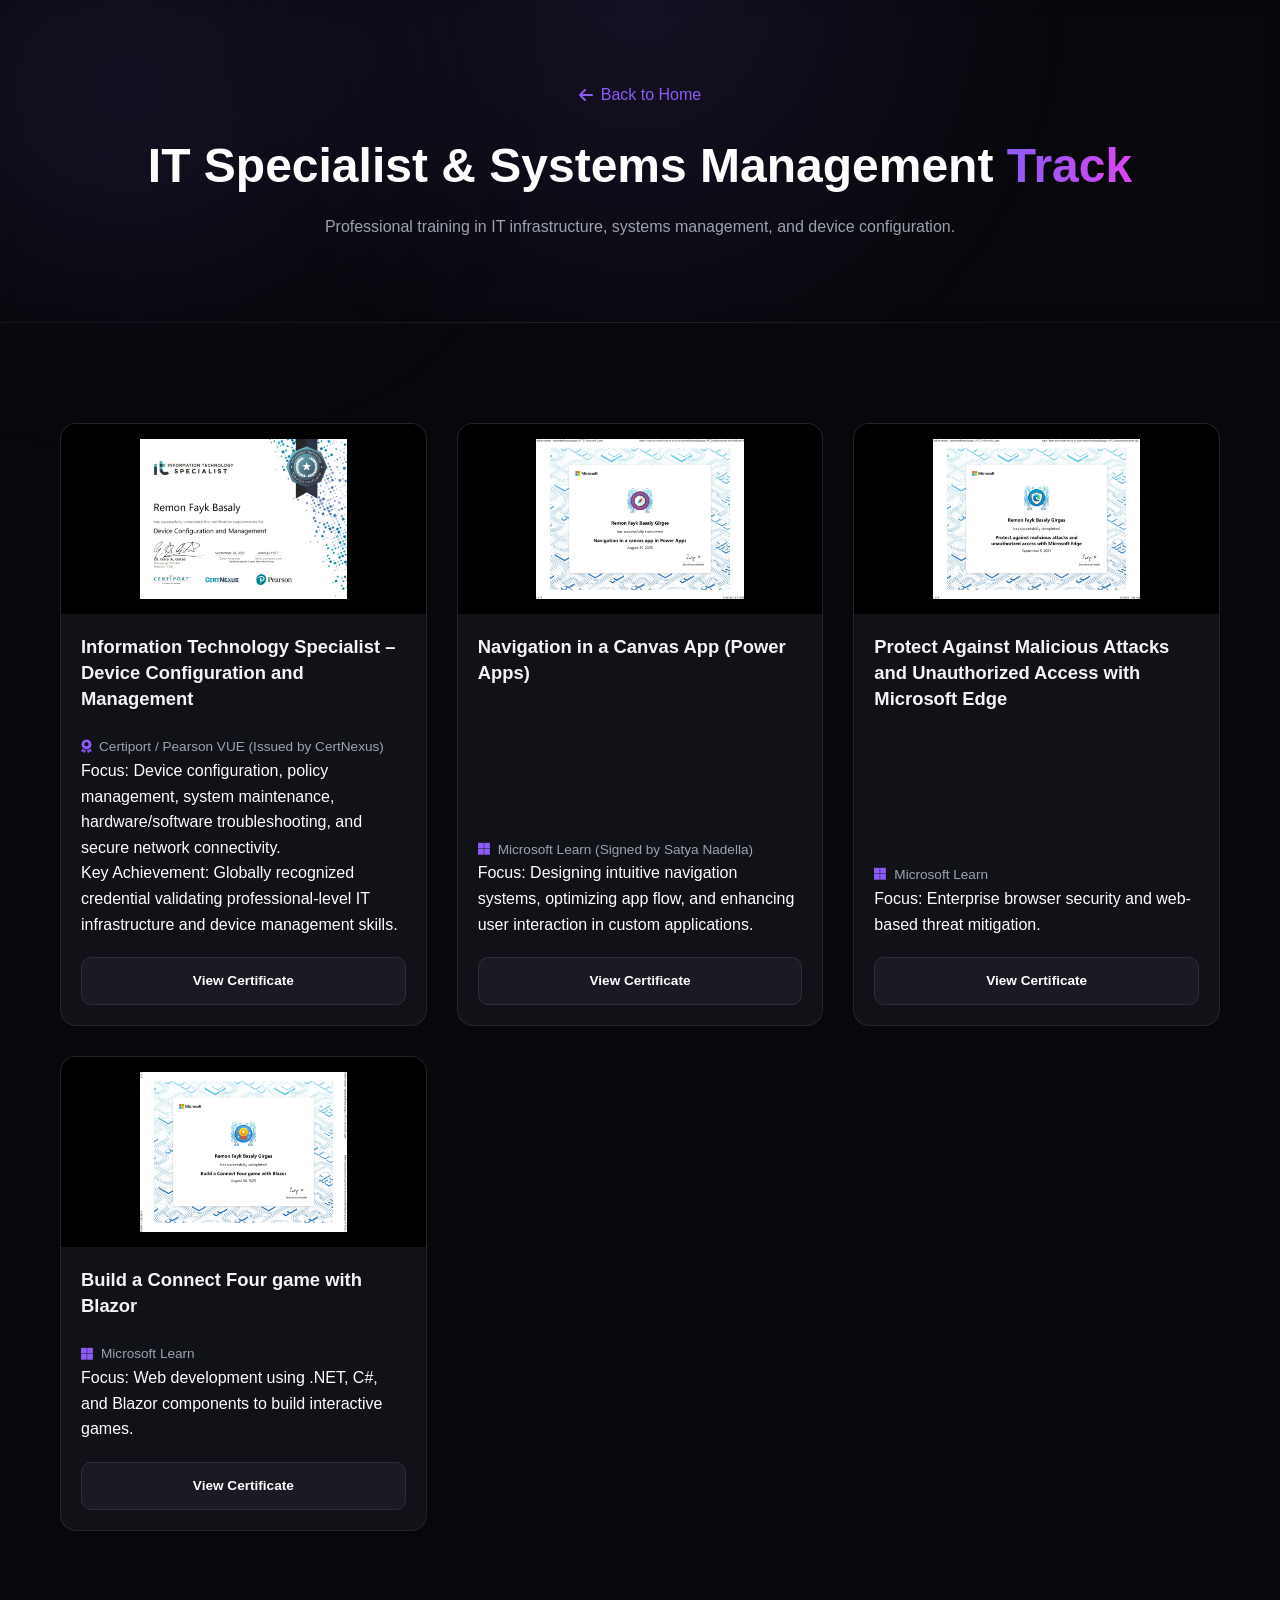
<file: it-track.html>
<!DOCTYPE html>
<html lang="en">
<head>
    <meta charset="UTF-8">
    <meta name="viewport" content="width=device-width, initial-scale=1.0">
    <title>IT Specialist & Systems Management - Remon Fayk</title>
    <link rel="stylesheet" href="style.css">
    <link rel="stylesheet" href="https://cdnjs.cloudflare.com/ajax/libs/font-awesome/6.4.0/css/all.min.css">
</head>
<body class="track-body">

    <header class="track-header">
        <div class="container">
            <a href="index.html" class="back-btn"><i class="fas fa-arrow-left"></i> Back to Home</a>
            <h1 style="font-size: 3rem; margin: 0;">IT Specialist & Systems Management <span class="neon-text">Track</span></h1>
            <p style="color: #9ca3af; margin-top: 10px;">Professional training in IT infrastructure, systems management, and device configuration.</p>
        </div>
    </header>

    <main class="track-grid">

        <!-- Information Technology Specialist – Device Configuration and Management -->
        <div class="track-card">
            <div class="track-card-img"><img src="Certificate Categories/it/Device Configuration and Management-1-1_page-0001.jpg" alt="IT Specialist Certificate"></div>
            <div class="track-card-content">
                <h3>Information Technology Specialist – Device Configuration and Management</h3>
                <div class="track-card-issuer"><i class="fas fa-award"></i><span>Certiport / Pearson VUE (Issued by CertNexus)</span></div>
                <p>Focus: Device configuration, policy management, system maintenance, hardware/software troubleshooting, and secure network connectivity.</p>
                <p>Key Achievement: Globally recognized credential validating professional-level IT infrastructure and device management skills.</p>
                <a href="Certificate Categories/it/Device Configuration and Management-1-1_page-0001.jpg" class="track-view-btn">View Certificate</a>
            </div>
        </div>

                <!-- Navigation in a Canvas App (Power Apps) -->
        <div class="track-card">
            <div class="track-card-img"><img src="Certificate Categories/ui-ux/Achievements - remonfaykbasalygirges-5472 _ Microsoft Learn/0.jpg" alt="Navigation in a Canvas App"></div>
            <div class="track-card-content">
                <h3>Navigation in a Canvas App (Power Apps)</h3>
                <div class="track-card-issuer"><i class="fab fa-microsoft"></i><span>Microsoft Learn (Signed by Satya Nadella)</span></div>
                <p>Focus: Designing intuitive navigation systems, optimizing app flow, and enhancing user interaction in custom applications.</p>
                <a href="Certificate Categories/ui-ux/Achievements - remonfaykbasalygirges-5472 _ Microsoft Learn.pdf" class="track-view-btn">View Certificate</a>
            </div>
        </div>

        <!-- Microsoft Edge Security -->
        <div class="track-card">
            <div class="track-card-img"><img src="Certificate Categories/secu/Sprints&microsoft/Achievements - remonfaykbasalygirges-5472 _ Microsoft Learn/0.jpg" alt="Microsoft Edge Security"></div>
            <div class="track-card-content">
                <h3>Protect Against Malicious Attacks and Unauthorized Access with Microsoft Edge</h3>
                <div class="track-card-issuer"><i class="fab fa-microsoft"></i><span>Microsoft Learn</span></div>
                <p>Focus: Enterprise browser security and web-based threat mitigation.</p>
                <a href="Certificate Categories/secu/Sprints&microsoft/Achievements - remonfaykbasalygirges-5472 _ Microsoft Learn.pdf" class="track-view-btn">View Certificate</a>
            </div>
        </div>

        <div class="track-card">
            <div class="track-card-img">
                <img src="Certificate Categories/web/Sprint/Achievements - remonfaykbasalygirges-5472 _ Microsoft Learn/0.jpg" alt="Build a Connect Four game with Blazor">
            </div>
            <div class="track-card-content">
                <h3>Build a Connect Four game with Blazor</h3> 
                <div class="track-card-issuer">
                    <i class="fab fa-microsoft"></i>
                    <span>Microsoft Learn</span> 
                </div>
                <p>Focus: Web development using .NET, C#, and Blazor components to build interactive games.</p>
                <a href="Certificate Categories/web/Sprint/Achievements - remonfaykbasalygirges-5472 _ Microsoft Learn.pdf" class="track-view-btn">View Certificate</a>
            </div>
        </div>
    </main>


</body>
</html>
</file>
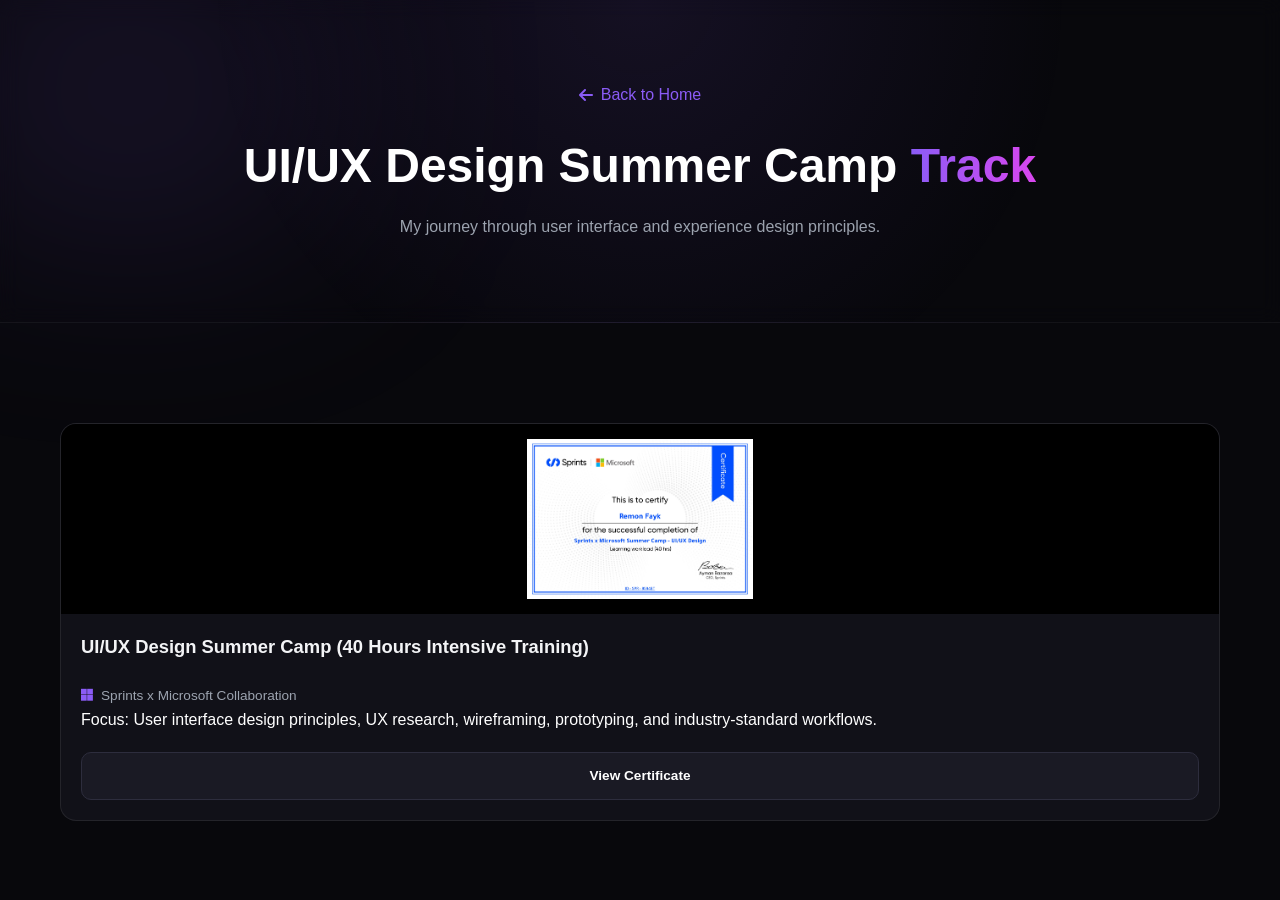
<file: uiux-track.html>
<!DOCTYPE html>
<html lang="en">
<head>
    <meta charset="UTF-8">
    <meta name="viewport" content="width=device-width, initial-scale=1.0">
    <title>UI/UX Design Summer Camp - Remon Fayk</title>
    <link rel="stylesheet" href="style.css">
    <link rel="stylesheet" href="https://cdnjs.cloudflare.com/ajax/libs/font-awesome/6.4.0/css/all.min.css">
</head>
<body class="track-body">

    <header class="track-header">
        <div class="container">
            <a href="index.html" class="back-btn"><i class="fas fa-arrow-left"></i> Back to Home</a>
            <h1 style="font-size: 3rem; margin: 0;">UI/UX Design Summer Camp <span class="neon-text">Track</span></h1>
            <p style="color: #9ca3af; margin-top: 10px;">My journey through user interface and experience design principles.</p>
        </div>
    </header>

    <main class="track-grid">

        <!-- UI/UX Design Summer Camp (40 Hours Intensive Training) -->
        <div class="track-card">
            <div class="track-card-img"><img src="Certificate Categories/ui-ux/sprints-microsoft/0.jpg" alt="UI/UX Design Summer Camp"></div>
            <div class="track-card-content">
                <h3>UI/UX Design Summer Camp (40 Hours Intensive Training)</h3>
                <div class="track-card-issuer"><i class="fab fa-microsoft"></i><span>Sprints x Microsoft Collaboration</span></div>
                <p>Focus: User interface design principles, UX research, wireframing, prototyping, and industry-standard workflows.</p>
                <a href="Certificate Categories/ui-ux/sprints-microsoft.pdf" class="track-view-btn">View Certificate</a>
            </div>
        </div>


    </main>

 
</body>
</html>
</file>
<file: style.css>
/* --- إعدادات المتغيرات والألوان --- */
:root {
    --bg-color: #0b0b14;
    --card-bg: #151521;
    --primary-color: #8b5cf6; /* بنفسجي فاتح */
    --secondary-color: #ec4899; /* وردي */
    --text-color: #ffffff;
    --text-muted: #9ca3af;
    --gradient: linear-gradient(135deg, var(--primary-color), var(--secondary-color));
}

* {
    margin: 0;
    padding: 0;
    box-sizing: border-box;
    scroll-behavior: smooth;
}

body {
    font-family: 'Poppins', sans-serif;
    background-color: var(--bg-color);
    color: var(--text-color);
    overflow-x: hidden;
    line-height: 1.6;
}

/* خلفية ضبابية جمالية */
body::before {
    content: '';
    position: fixed;
    top: -10%;
    left: -10%;
    width: 40%;
    height: 40%;
    background: radial-gradient(circle, rgba(139, 92, 246, 0.15), transparent);
    filter: blur(100px);
    z-index: -1;
}

/* --- شريط التنقل (Navbar) --- */
header {
    position: fixed;
    top: 0;
    width: 100%;
    background: rgba(11, 11, 20, 0.9);
    backdrop-filter: blur(10px);
    padding: 15px 50px;
    display: flex;
    justify-content: space-between;
    align-items: center;
    z-index: 1000;
    border-bottom: 1px solid rgba(255,255,255,0.05);
}

.logo {
    font-size: 1.5rem;
    font-weight: 700;
    background: var(--gradient);
    -webkit-background-clip: text; /* لمتصفحات Chrome و Safari */
    background-clip: text;         /* النسخة القياسية اللي بتبسط VS Code */
    -webkit-text-fill-color: transparent;
    cursor: pointer;
    text-decoration: none;
}

nav ul {
    display: flex;
    list-style: none;
    gap: 25px;
}

nav ul li a {
    text-decoration: none;
    color: var(--text-muted);
    font-size: 0.9rem;
    transition: 0.3s;
    font-weight: 500;
}

nav ul li a:hover, nav ul li a.active {
    color: var(--text-color);
}

.btn-cv {
    background: var(--gradient);
    color: white;
    padding: 8px 20px;
    border-radius: 5px;
    text-decoration: none;
    font-weight: 600;
    font-size: 0.9rem;
    display: flex;
    align-items: center;
    gap: 8px;
    border: none;
    cursor: pointer;
    transition: transform 0.2s, box-shadow 0.3s;
}

.btn-cv:hover {
    transform: scale(1.05);
    box-shadow: 0 0 15px rgba(139, 92, 246, 0.4);
}

.hamburger {
    display: none;
    font-size: 1.5rem;
    cursor: pointer;
}

/* --- القسم الرئيسي (Hero) --- */
.hero {
    height: 100vh;
    display: flex;
    align-items: center;
    justify-content: space-between;
    padding: 0 10%;
    position: relative;
    padding-top: 60px;
}

.hero-content {
    max-width: 600px;
    z-index: 2;
}

.hero-subtitle {
    color: var(--primary-color);
    font-weight: 600;
    letter-spacing: 2px;
    font-size: 0.9rem;
    margin-bottom: 10px;
}

.hero h1 {
    font-size: 4rem;
    line-height: 1.1;
    margin-bottom: 15px;
    background: linear-gradient(to right, #fff, #a78bfa);
    -webkit-background-clip: text; /* لمتصفحات Chrome/Safari */
    background-clip: text;         /* النسخة اللي VS Code بيحبها */
    -webkit-text-fill-color: transparent;
}

.hero-roles {
    font-size: 1.2rem;
    color: var(--text-muted);
    margin-bottom: 20px;
    font-weight: 500;
}

.hero-desc {
    color: var(--text-muted);
    margin-bottom: 30px;
    font-size: 1rem;
}

.hero-buttons {
    display: flex;
    gap: 15px;
}

.btn-outline {
    background: transparent;
    border: 1px solid rgba(255,255,255,0.2);
    color: white;
    padding: 10px 25px;
    border-radius: 5px;
    text-decoration: none;
    transition: 0.3s;
    display: flex;
    align-items: center;
    gap: 10px;
}

.btn-outline:hover {
    background: rgba(255,255,255,0.05);
    border-color: white;
}

.hero-graphic {
  width: 520px;
  height: 520px;
  border-radius: 50%;
  position: relative;
  overflow: hidden;
  padding: 6px;
  background: linear-gradient(135deg, #a855f7, #f0f0f0);
  box-shadow: 
    0 0 25px rgba(168, 85, 247, 0.5),
    0 0 60px rgba(236, 72, 153, 0.3);
  transition: 0.5s ease;
}

/* الصورة نفسها */
.hero-graphic img {
  width: 100%;
  height: 100%;
  object-fit: cover;
  border-radius: 50%;
  display: block;
}

/* تأثير hover */
.hero-graphic:hover {
  transform: scale(1.05);
  box-shadow: 
    0 0 40px rgba(168, 85, 247, 0.8),
    0 0 80px rgba(236, 151, 72, 0.5);
}

/* --- العناوين العامة للأقسام --- */
.section-title {
    text-align: center;
    margin-bottom: 50px;
    margin-top: 50px;
}

.section-title h2 {
    font-size: 2.5rem;
    margin-bottom: 10px;
}

.section-title h2 span {
    color: var(--primary-color);
}

.section-subtitle {
    color: var(--text-muted);
    font-size: 0.95rem;
}

.container {
    width: 85%;
    margin: 0 auto;
    padding: 80px 0;
}

/* --- قسم About Me --- */
.about-grid {
    display: grid;
    grid-template-columns: 1.5fr 1fr;
    gap: 50px;
}

.about-desc {
    color: #ccc; 
    margin-bottom: 30px;
}

.timeline-item {
    position: relative;
    padding-left: 30px;
    margin-bottom: 30px;
    border-left: 2px solid #333;
}

.timeline-item::before {
    content: '';
    position: absolute;
    left: -6px;
    top: 5px;
    width: 10px;
    height: 10px;
    background: var(--primary-color);
    border-radius: 50%;
    box-shadow: 0 0 10px var(--primary-color);
}

.year {
    background: rgba(139, 92, 246, 0.2);
    color: var(--primary-color);
    padding: 2px 8px;
    border-radius: 4px;
    font-size: 0.8rem;
    display: inline-block;
    margin-bottom: 5px;
    font-weight: 600;
}

.timeline-item h4 {
    font-weight: 500;
}

.stats-row {
    display: flex;
    flex-wrap: wrap;
    gap: 20px;
    margin-top: 30px;
}

.stat-box {
    background: var(--card-bg);
    padding: 30px 20px;
    border-radius: 10px;
    text-align: center;
    flex: 1;
    min-width: 120px;
    border: 1px solid rgba(255,255,255,0.05);
    transition: transform 0.3s;
}

.stat-box:hover {
    transform: translateY(-5px);
    border-color: rgba(139, 92, 246, 0.3);
}

.stat-box h3 {
    font-size: 2.5rem;
    background: var(--gradient);
    -webkit-background-clip: text; /* لمتصفحات كروم وسافاري */
    background-clip: text;         /* النسخة القياسية لرضا VS Code */
    -webkit-text-fill-color: transparent;
    margin-bottom: 5px;
}

.stat-box p {
    color: var(--text-muted);
    font-size: 0.9rem;
}

/* --- قسم المشاريع (Projects) --- */
.projects-grid {
    display: grid;
    grid-template-columns: repeat(auto-fit, minmax(300px, 1fr));
    gap: 25px;
}

.project-card {
    background: var(--card-bg);
    border-radius: 15px;
    overflow: hidden;
    border: 1px solid rgba(255,255,255,0.05);
    transition: transform 0.3s, border-color 0.3s;
}

.project-card:hover {
    transform: translateY(-10px);
    border-color: var(--primary-color);
}

.project-img {
    height: 180px;
    background-color: #20202a;
    display: flex;
    align-items: center;
    justify-content: center;
    color: #444;
    font-size: 3rem;
    border-bottom: 1px solid rgba(255,255,255,0.05);
}

.project-content {
    padding: 25px;
}

.project-content h3 {
    font-size: 1.2rem;
    margin-bottom: 5px;
}

.project-content p {
    font-size: 0.85rem;
    color: var(--text-muted);
    margin-bottom: 15px;
    height: 60px; /* متوحد ارتفاع الكروت */
    overflow: hidden;
}

.project-tags {
    display: flex;
    gap: 10px;
    margin-bottom: 20px;
    flex-wrap: wrap;
}

.tag {
    font-size: 0.75rem;
    padding: 4px 10px;
    background: rgba(255,255,255,0.05);
    border-radius: 20px;
    color: #ccc;
    border: 1px solid rgba(255,255,255,0.1);
}

.project-links {
    display: flex;
    gap: 10px;
}

.btn-sm {
    padding: 8px 16px;
    font-size: 0.8rem;
    border-radius: 6px;
    text-decoration: none;
    display: flex;
    align-items: center;
    gap: 6px;
    transition: 0.3s;
}

.btn-live {
    background: white;
    color: black;
    font-weight: 600;
}

.btn-live:hover {
    background: #e2e2e2;
}

.btn-github {
    background: #333;
    color: white;
}

.btn-github:hover {
    background: #444;
}

/* --- قسم الشهادات (Certificates) --- */
.cert-grid {
    display: grid;
    grid-template-columns: repeat(auto-fit, minmax(220px, 1fr));
    gap: 20px;
}

.cert-card {
    background: var(--card-bg);
    padding: 30px;
    border-radius: 15px;
    text-align: center;
    border: 1px solid rgba(255,255,255,0.05);
    transition: 0.3s;
}

.cert-card:hover {
    background: #1a1a29;
    transform: translateY(-5px);
}

.cert-icon {
    font-size: 2.5rem;
    color: var(--primary-color);
    margin-bottom: 20px;
}

.cert-card h4 {
    margin-bottom: 10px;
}

.cert-card p {
    font-size: 0.85rem;
    color: var(--text-muted);
}

/* --- قسم المهارات (Skills) --- */
.skills-container {
    display: grid;
    grid-template-columns: 1fr 1fr;
    gap: 60px;
}

.skill-group h3 {
    margin-bottom: 25px;
    border-bottom: 2px solid var(--primary-color);
    display: inline-block;
    padding-bottom: 5px;
}

.second-group {
    margin-top: 40px;
}

.skill-item {
    margin-bottom: 20px;
}

.skill-info {
    display: flex;
    justify-content: space-between;
    margin-bottom: 8px;
    font-size: 0.95rem;
    font-weight: 500;
}

.progress-bar {
    width: 100%;
    height: 8px;
    background: #2a2a35;
    border-radius: 4px;
    overflow: hidden;
}

.progress {
    height: 100%;
    background: var(--gradient);
    border-radius: 4px;
    position: relative;
}

/* --- التقنيات (Technologies) --- */
.tech-icons {
    display: flex;
    justify-content: center;
    gap: 40px;
    flex-wrap: wrap;
    font-size: 3rem;
    color: #4b5563;
    margin: 50px 0;
}

.tech-icons i {
    transition: 0.3s;
    cursor: default;
}

.tech-icons i:hover {
    color: var(--primary-color);
    transform: scale(1.2);
    text-shadow: 0 0 20px rgba(139, 92, 246, 0.5);
}

/* --- اتصل بي (Contact) --- */
.contact-section {
    background: linear-gradient(to top, #10101a, var(--bg-color));
    padding-bottom: 100px;
}

.contact-wrapper {
    max-width: 700px;
    margin: 0 auto;
    background: var(--card-bg);
    padding: 50px;
    border-radius: 20px;
    border: 1px solid rgba(255,255,255,0.05);
    box-shadow: 0 10px 30px rgba(0,0,0,0.3);
}

.form-group {
    margin-bottom: 25px;
    display: flex;
    gap: 20px;
}

.form-control {
    width: 100%;
    padding: 15px;
    background: #0b0b14;
    border: 1px solid #333;
    border-radius: 8px;
    color: white;
    font-family: inherit;
    font-size: 1rem;
    transition: 0.3s;
}

.form-control:focus {
    outline: none;
    border-color: var(--primary-color);
    box-shadow: 0 0 0 2px rgba(139, 92, 246, 0.2);
}

textarea.form-control {
    resize: none;
    height: 150px;
}

.btn-submit {
    width: 100%;
    justify-content: center;
    padding: 15px;
    font-size: 1rem;
}

.social-sidebar {
    position: fixed;
    left: 40px;
    bottom: 0;
    display: flex;
    flex-direction: column;
    gap: 20px;
    padding-bottom: 40px;
    z-index: 100;
}

.social-sidebar::after {
    content: '';
    width: 1px;
    height: 100px;
    background: var(--text-muted);
    margin: 0 auto;
    display: block;
    margin-top: 20px;
}

.social-icon {
    color: var(--text-muted);
    font-size: 1.4rem;
    transition: 0.3s;
}

.social-icon:hover {
    color: var(--primary-color);
    transform: translateY(-3px);
}

footer {
    text-align: center;
    padding: 30px;
    color: #666;
    border-top: 1px solid rgba(255,255,255,0.05);
    background: #0b0b14;
    font-size: 0.9rem;
}

/* Animations */
.reveal {
    opacity: 0;
    transform: translateY(30px);
    transition: all 0.8s ease;
}

.reveal.active {
    opacity: 1;
    transform: translateY(0);
}

/* Responsive */
@media (max-width: 992px) {
    .hero h1 { font-size: 3rem; }
    .about-grid { grid-template-columns: 1fr; }
    .skills-container { grid-template-columns: 1fr; gap: 30px; }
}

@media (max-width: 768px) {
    header { padding: 15px 20px; }
    nav ul { display: none; } /* هنا يمكن إضافة كود لفتح القائمة الجانبية */
    .hamburger { display: block; }
    
    .hero { 
        flex-direction: column; 
        text-align: center; 
        justify-content: center;
        padding-top: 0;
    }
    .hero-content { margin-top: 50px; }
    .hero-buttons { justify-content: center; }
    .hero-graphic { display: none; }
    
    .form-group { flex-direction: column; gap: 15px; }
    .social-sidebar { display: none; }
    .container { width: 90%; }
}




.cert-grid {
    display: grid;
    grid-template-columns: repeat(auto-fit, minmax(220px, 1fr));
    gap: 20px;
}

/* الكارت يرجع لشغله القديم بس مع خاصية الرابط */
.cert-card {
    background: var(--card-bg);
    padding: 30px;
    border-radius: 15px;
    text-align: center;
    border: 1px solid rgba(255,255,255,0.05);
    transition: 0.3s;
    text-decoration: none; /* شيل الخط اللي تحت الكلام */
    display: flex; /* لضمان ترتيب العناصر داخله */
    flex-direction: column;
    align-items: center;
    cursor: pointer;
}

.cert-card:hover {
    background: #1a1a29;
    transform: translateY(-5px);
    border-color: var(--primary-color);
}

.cert-icon {
    font-size: 2.5rem;
    color: var(--primary-color);
    margin-bottom: 20px;
    transition: 0.3s;
}

.cert-card h4 {
    margin-bottom: 10px;
    color: #fff; /* لون العنوان أبيض */
    font-size: 1.2rem;
}

.cert-card p {
    font-size: 0.85rem;
    color: var(--text-muted); /* لون الوصف رمادي باهت */
    line-height: 1.5;
}

/* لمنع أي تلوين تلقائي من المتصفح للروابط */
.cert-card, .cert-card:visited, .cert-card:active {
    color: inherit;
}

/* --- Web Track Specific Style --- */

/* خلفية الصفحات لجميع التراكات */
.track-body {
    background-color: #08080c !important;
    color: #ffffff;
    margin: 0;
    font-family: 'Inter', sans-serif;
}

/* الهيدر: توهج علوي */
.track-header {
    padding: 2px 0 2px;
    text-align: center;
    background: radial-gradient(circle at top, rgba(139, 92, 246, 0.1) 0%, transparent 60%);
    position: relative;
}

/* زر الرجوع */
.back-btn {
    display: inline-flex;
    align-items: center;
    gap: 8px;
    color: #8b5cf6;
    text-decoration: none;
    font-weight: 500;
    transition: 0.3s;
    margin-bottom: 20px;
}

.back-btn:hover { color: #d946ef; transform: translateX(-5px); }

/* تأثير التدرج للنص */
.neon-text {
    background: linear-gradient(90deg, #8b5cf6, #d946ef);
    -webkit-background-clip: text;
    background-clip: text;
    -webkit-text-fill-color: transparent;
    font-weight: 800;
}

/* شبكة الكروت */
.track-grid {
    display: grid;
    grid-template-columns: repeat(auto-fit, minmax(320px, 1fr));
    gap: 30px;
    max-width: 1200px;
    /* التعديل هنا: غيرنا الصفر لـ 80px عشان نبعد عن الهيدر */
    margin: 80px auto 50px auto; 
    padding: 20px;
    /* إضافة عشان نضمن إن مفيش حاجة تطلع فوق الهيدر */
    position: relative;
    z-index: 1;
}

/* تصميم الكارت - ضفنا تحسين بسيط للحدود */
.track-card {
    background: #111118;
    border: 1px solid rgba(255, 255, 255, 0.08); /* زودة الشفافية شوية عشان تبان */
    border-radius: 16px;
    overflow: hidden;
    transition: all 0.4s cubic-bezier(0.175, 0.885, 0.32, 1.275);
    display: flex;
    flex-direction: column;
    height: 100%; /* عشان كل الكروت تبقى طول واحد */
}

/* حركة إضافية عشان تحس بالفرق لما تلمس الكارت */
.track-card:hover {
    transform: translateY(-10px);
    border-color: #8b5cf6;
    box-shadow: 0 20px 40px rgba(0, 0, 0, 0.4);
}

.track-card-img {
    width: 100%;
    height: 190px;
    background: #000;
    display: flex;
    align-items: center;
    justify-content: center;
}

.track-card-img img {
    max-width: 100%;
    max-height: 100%;
    object-fit: contain;
    padding: 15px;
}

.track-card-content {
    padding: 20px;
    flex-grow: 1;
    display: flex;
    flex-direction: column;
}

.track-card-content h3 {
    font-size: 1.15rem;
    margin: 0 0 10px 0;
    color: #f3f4f6;
    line-height: 1.4;
}

.track-card-issuer {
    display: flex;
    align-items: center;
    gap: 8px;
    font-size: 0.85rem;
    color: #9ca3af;
    margin-top: auto;
    padding-top: 15px;
}

.project-img {
    width:100%;
    height:220px;
    overflow:hidden;
    border-radius:20px;
    background:var(--card-bg);
}
.project-img img {
    width:100%;
    height:100%;
    object-fit:cover;
    transition:.4s ease;
}
.project-img:hover img {
    transform:scale(1.08);
}

.track-card-issuer i { color: #8b5cf6; }

/* زر المعاينة */
.track-view-btn {
    margin-top: 20px;
    padding: 12px;
    background: #1a1a24;
    border: 1px solid #2d2d3d;
    border-radius: 10px;
    color: #fff;
    text-decoration: none;
    text-align: center;
    font-weight: 600;
    font-size: 0.85rem;
    transition: 0.3s;
}

.track-view-btn:hover {
    background: linear-gradient(90deg, #8b5cf6, #d946ef);
    border-color: transparent;
}





/* Responsive for small screens */
@media (max-width: 900px) {
    .contact-container {
        flex-direction: column;
        align-items: center;
        gap: 30px;
    }

    .social-sidebar {
        flex-direction: row;
        gap: 15px;
        justify-content: center;
    }
}


/* ===== Skills Section ===== */

.skills-section {
    padding: 100px 8%;
    background: var(--bg-color);
    color: var(--text-color);
}

.skills-wrapper {
    display: grid;
    grid-template-columns: repeat(2, 1fr);
    gap: 50px;
    margin-top: 60px;
}

@media (max-width: 992px) {
    .skills-wrapper {
        grid-template-columns: 1fr;
    }
}

/* Frame */
.skill-frame {
    background: var(--card-bg);
    border-radius: 25px;
    padding: 35px;
    transition: 0.4s ease;
    position: relative;
}

.skill-frame:hover {
    transform: translateY(-8px);
    box-shadow: 0 0 40px rgba(139, 92, 246, 0.25);
}

/* Title */
.skill-frame h3 {
    text-align: center;
    font-size: 1.5rem;
    margin-bottom: 15px;
    background: var(--gradient);
    background-clip: text;
    -webkit-background-clip: text;
    color: transparent;
    -webkit-text-fill-color: transparent;
}


/* Gradient line */
.skill-frame h3::after {
    content: "";
    display: block;
    width: 60px;
    height: 3px;
    margin: 10px auto 25px;
    background: var(--gradient);
    border-radius: 10px;
}

/* Grid inside frame */
.skills-grid {
    display: grid;
    grid-template-columns: repeat(2, 1fr);
    gap: 20px;
}

/* Skill Box */
.skill-card {
    background: rgba(255,255,255,0.05);
    border-radius: 18px;
    padding: 20px 10px;
    text-align: center;
    transition: 0.3s ease;
    cursor: pointer;
}

.skill-card i {
    font-size: 1.8rem;
    margin-bottom: 10px;
    display: block;

    background: var(--gradient);
    background-clip: text;
    -webkit-background-clip: text;

    color: transparent;
    -webkit-text-fill-color: transparent;
}


.skill-card:hover {
    background: var(--gradient);
    transform: translateY(-5px);
}

.skill-card:hover i {
    -webkit-text-fill-color: #fff;
}

.skill-card:hover {
    color: #fff;
}


/* ===== CONTACT SECTION ===== */

#contact {
    text-align: center;
    padding: 120px 20px;
}


/* ===== TITLE ===== */

#contact h2 {
    font-size: 38px;
    color: var(--primary-color);
    margin-bottom: 15px;

    background: var(--gradient);
    -webkit-background-clip: text;
    -webkit-text-fill-color: transparent;
}


/* ===== FORM CONTAINER ===== */

#contact form {

    max-width: 520px;
    margin: 40px auto 0;

    padding: 35px 30px;

    border-radius: 25px;


    background: linear-gradient(
        145deg,
        rgba(255,255,255,0.06),
        rgba(21,21,33,0.9)
    );


    backdrop-filter: blur(15px);


    border: 1px solid rgba(139,92,246,0.25);


    box-shadow:
    0 20px 50px rgba(0,0,0,0.5);


    display:flex;
    flex-direction:column;
    gap:16px;


    transition:.4s ease;

}



/* Hover */

#contact form:hover {

    transform:translateY(-5px);


    box-shadow:
    0 30px 70px rgba(0,0,0,.6),
    0 0 25px rgba(139,92,246,.3);

}



/* ===== INPUTS ===== */


#contact input,
#contact textarea {


    width:100%;


    padding:15px 18px;


    border-radius:14px;


    border:1px solid rgba(255,255,255,.1);


    background:#0b0b14;


    color:var(--text-color);


    outline:none;


    font-size:14px;


    transition:.3s;

}




#contact input:focus,
#contact textarea:focus {


    border-color:var(--primary-color);


    box-shadow:
    0 0 15px rgba(139,92,246,.4);


    transform:scale(1.02);

}



#contact textarea {

    min-height:130px;
    resize:none;

}




/* ===== BUTTON ===== */


#contact .btn {


    padding:14px;


    border-radius:15px;


    background:var(--gradient);


    color:white;


    font-weight:600;


    font-size:15px;


    border:none;


    cursor:pointer;


    transition:.3s;

}



#contact .btn:hover {


    transform:
    translateY(-3px)
    scale(1.04);


    box-shadow:
    0 10px 30px rgba(236,72,153,.4);

}



/* ===== SOCIAL BAR ===== */


.social-bar {


    margin:40px auto 0;


    max-width:600px;


    display:flex;


    justify-content:center;


    gap:15px;


    padding:18px;


    border-radius:20px;



    background:
    linear-gradient(
    145deg,
    rgba(255,255,255,.05),
    rgba(21,21,33,.9)
    );



    backdrop-filter:blur(15px);


    border:
    1px solid rgba(139,92,246,.25);



    box-shadow:
    0 20px 50px rgba(0,0,0,.4);

}



/* ===== ICONS ===== */


.social {


    width:50px;
    height:50px;


    display:flex;
    align-items:center;
    justify-content:center;


    border-radius:50%;


    background:
    rgba(11,11,20,.8);



    color:var(--text-color);


    font-size:18px;


    border:
    1px solid rgba(255,255,255,.1);


    transition:.3s;


    text-decoration:none;

}




.social:hover {


    transform:
    translateY(-6px)
    scale(1.1);


}



/* ===== SOCIAL COLORS ===== */


.facebook:hover {

    color:#1877f2;

    border-color:#1877f2;

    box-shadow:
    0 0 20px rgba(24,119,242,.5);

}



.whatsapp:hover {

    color:#25d366;

    border-color:#25d366;

    box-shadow:
    0 0 20px rgba(37,211,102,.5);

}



.instagram:hover {

    color:#e1306c;

    border-color:#e1306c;

    box-shadow:
    0 0 20px rgba(225,48,108,.5);

}



.linkedin:hover {

    color:#0a66c2;

    border-color:#0a66c2;

    box-shadow:
    0 0 20px rgba(10,102,194,.5);

}



.github:hover {

    color:#fff;

    border-color:#fff;

    box-shadow:
    0 0 20px rgba(255,255,255,.3);

}



.email:hover {

    color:var(--secondary-color);

    border-color:var(--secondary-color);

    box-shadow:
    0 0 20px rgba(236,72,153,.5);

}



@media(max-width:768px){

    .hero{
        min-height:100vh;
        height:auto;
        padding:100px 20px 50px;
    }

    .hero h1{
        font-size:2.3rem;
    }

    .hero-graphic{
        display:block;
        width:280px;
        height:280px;
        margin:30px auto;
    }

    .container{
        width:92%;
    }

    .skills-grid{
        grid-template-columns:1fr;
    }

    #contact form{
        padding:25px 15px;
    }

}
</file>
